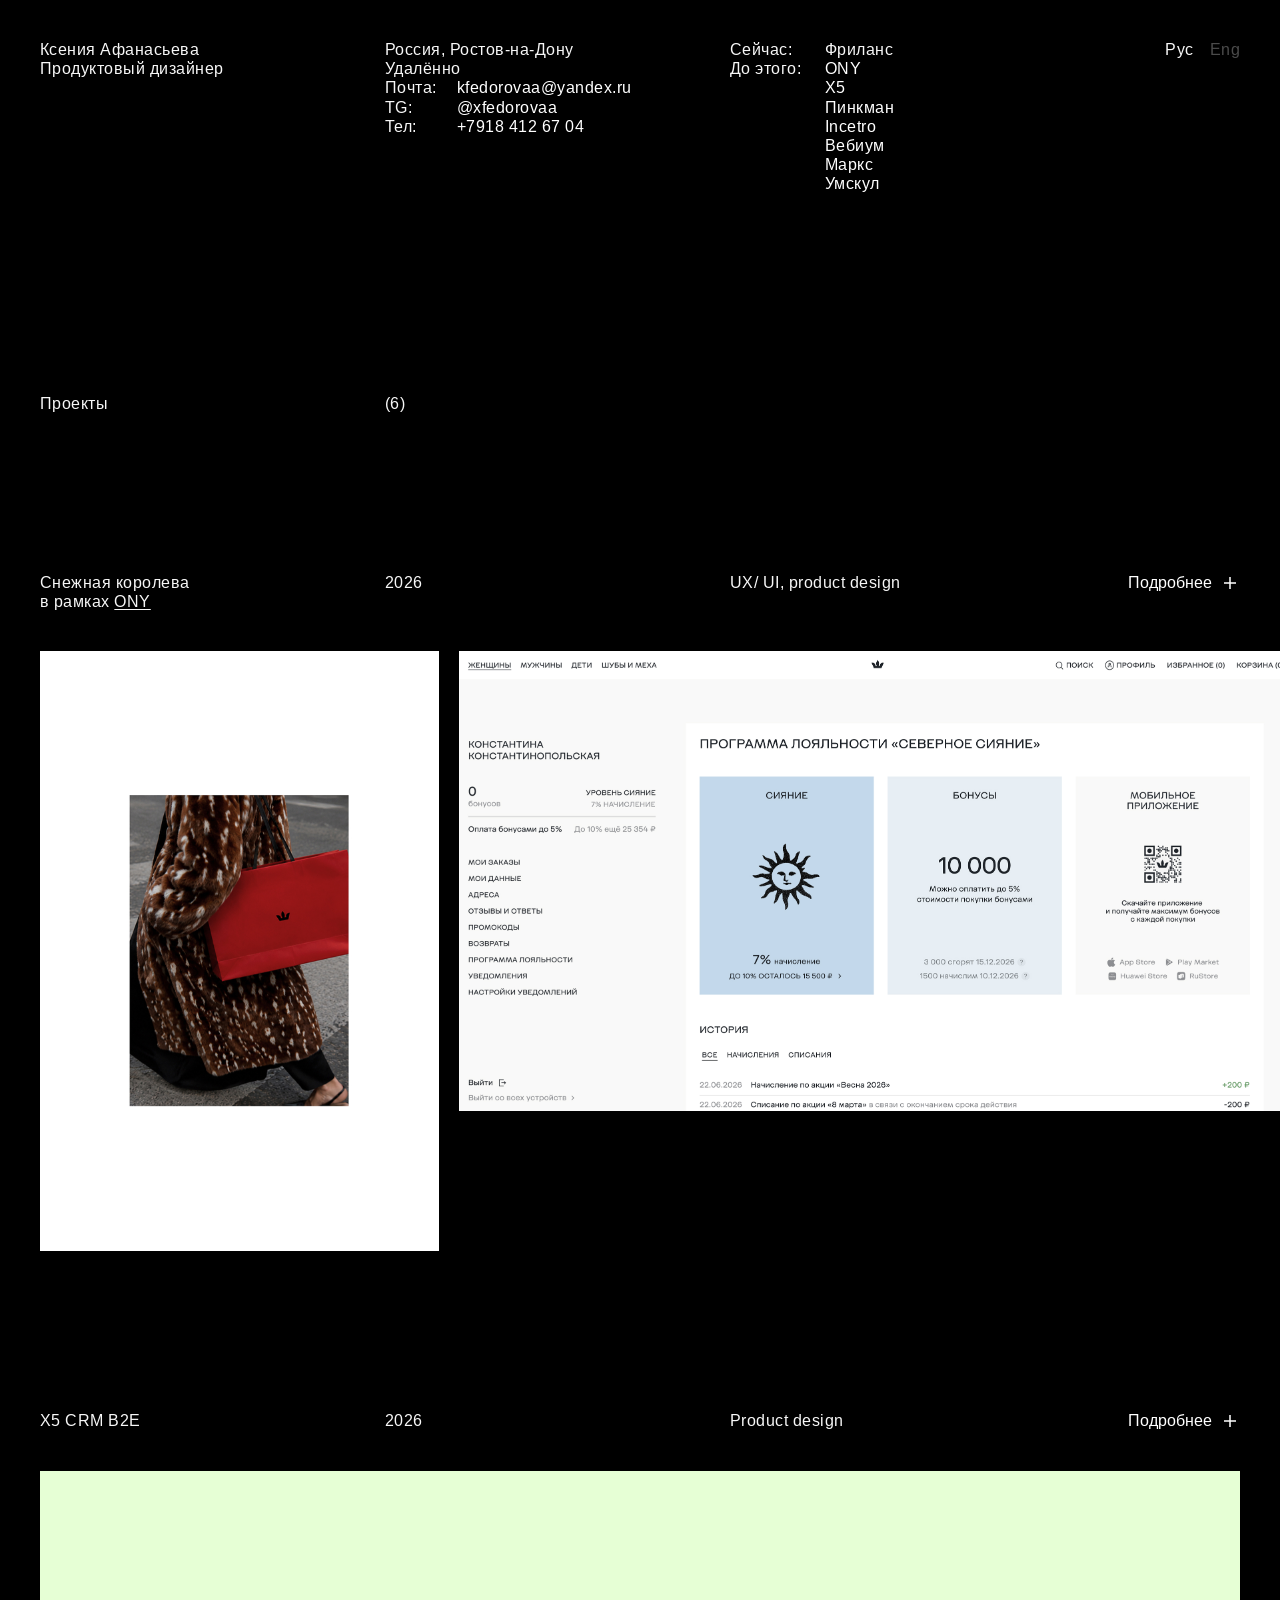
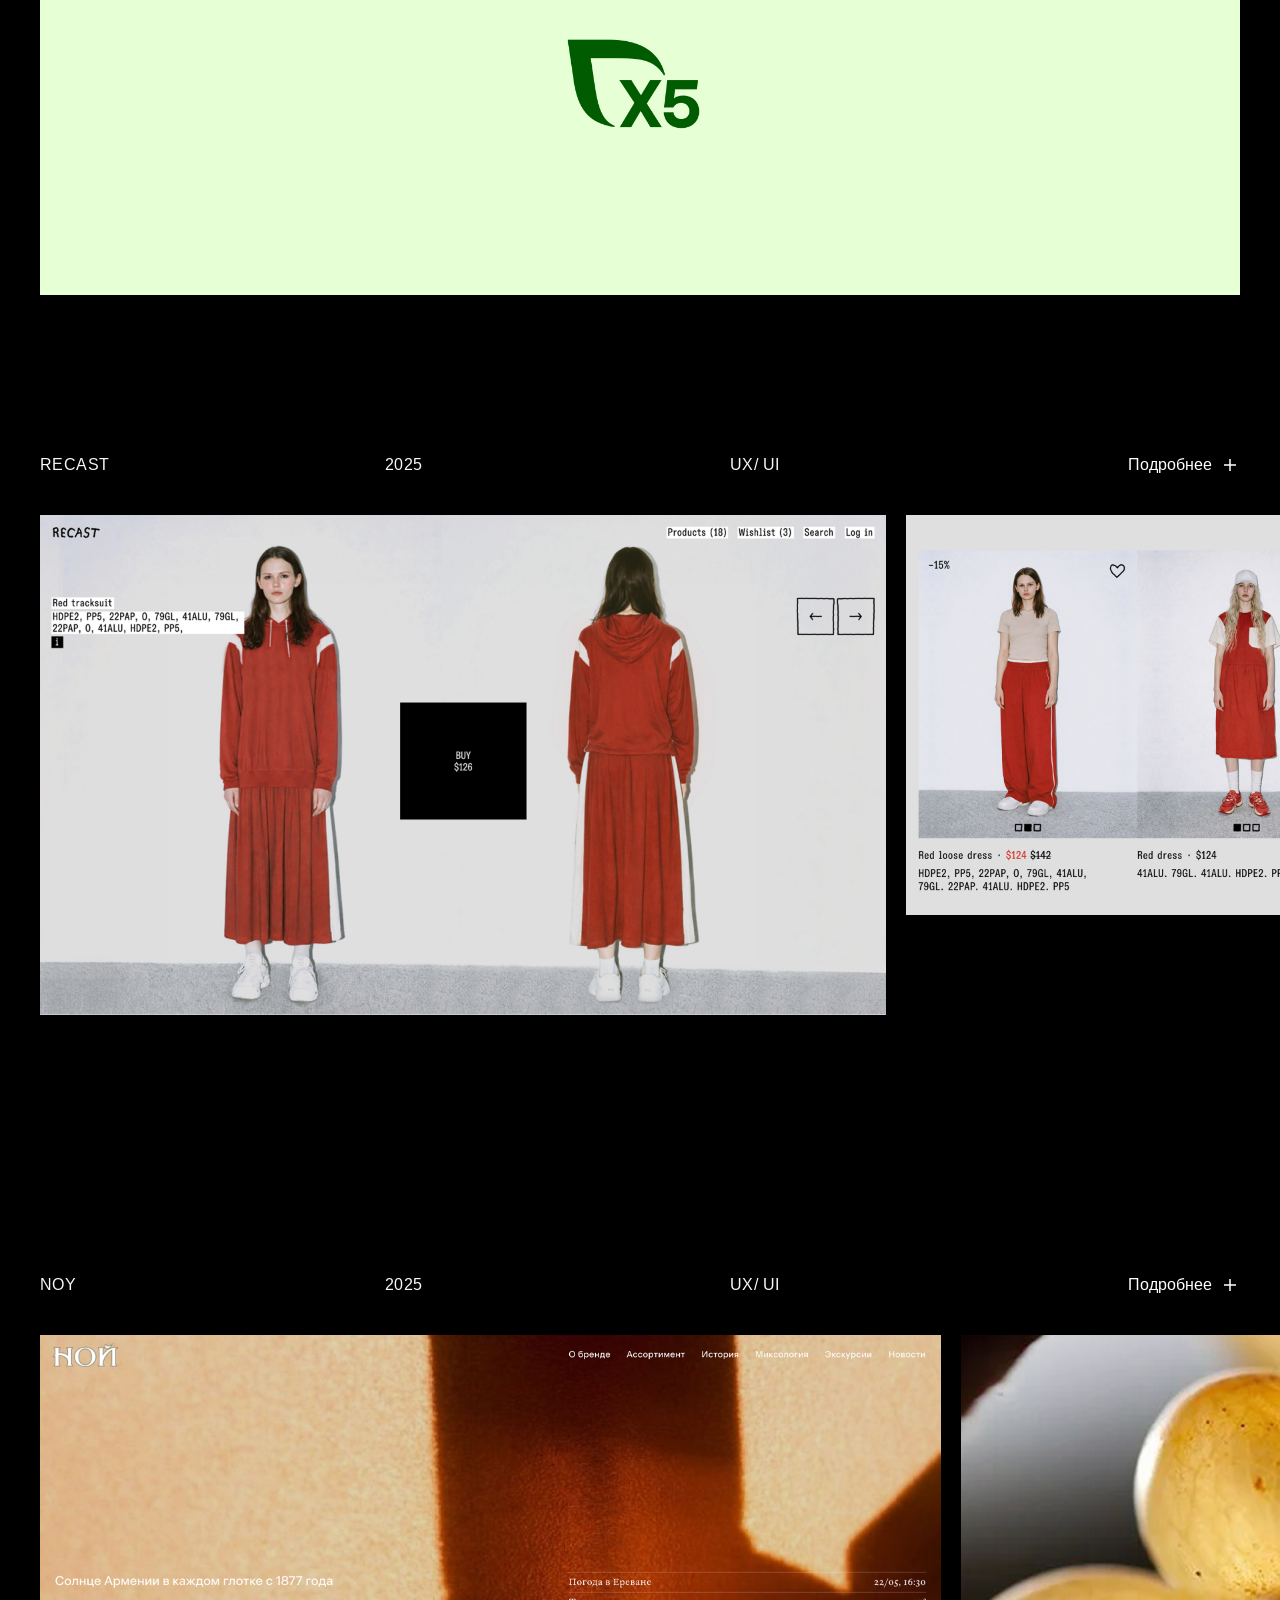
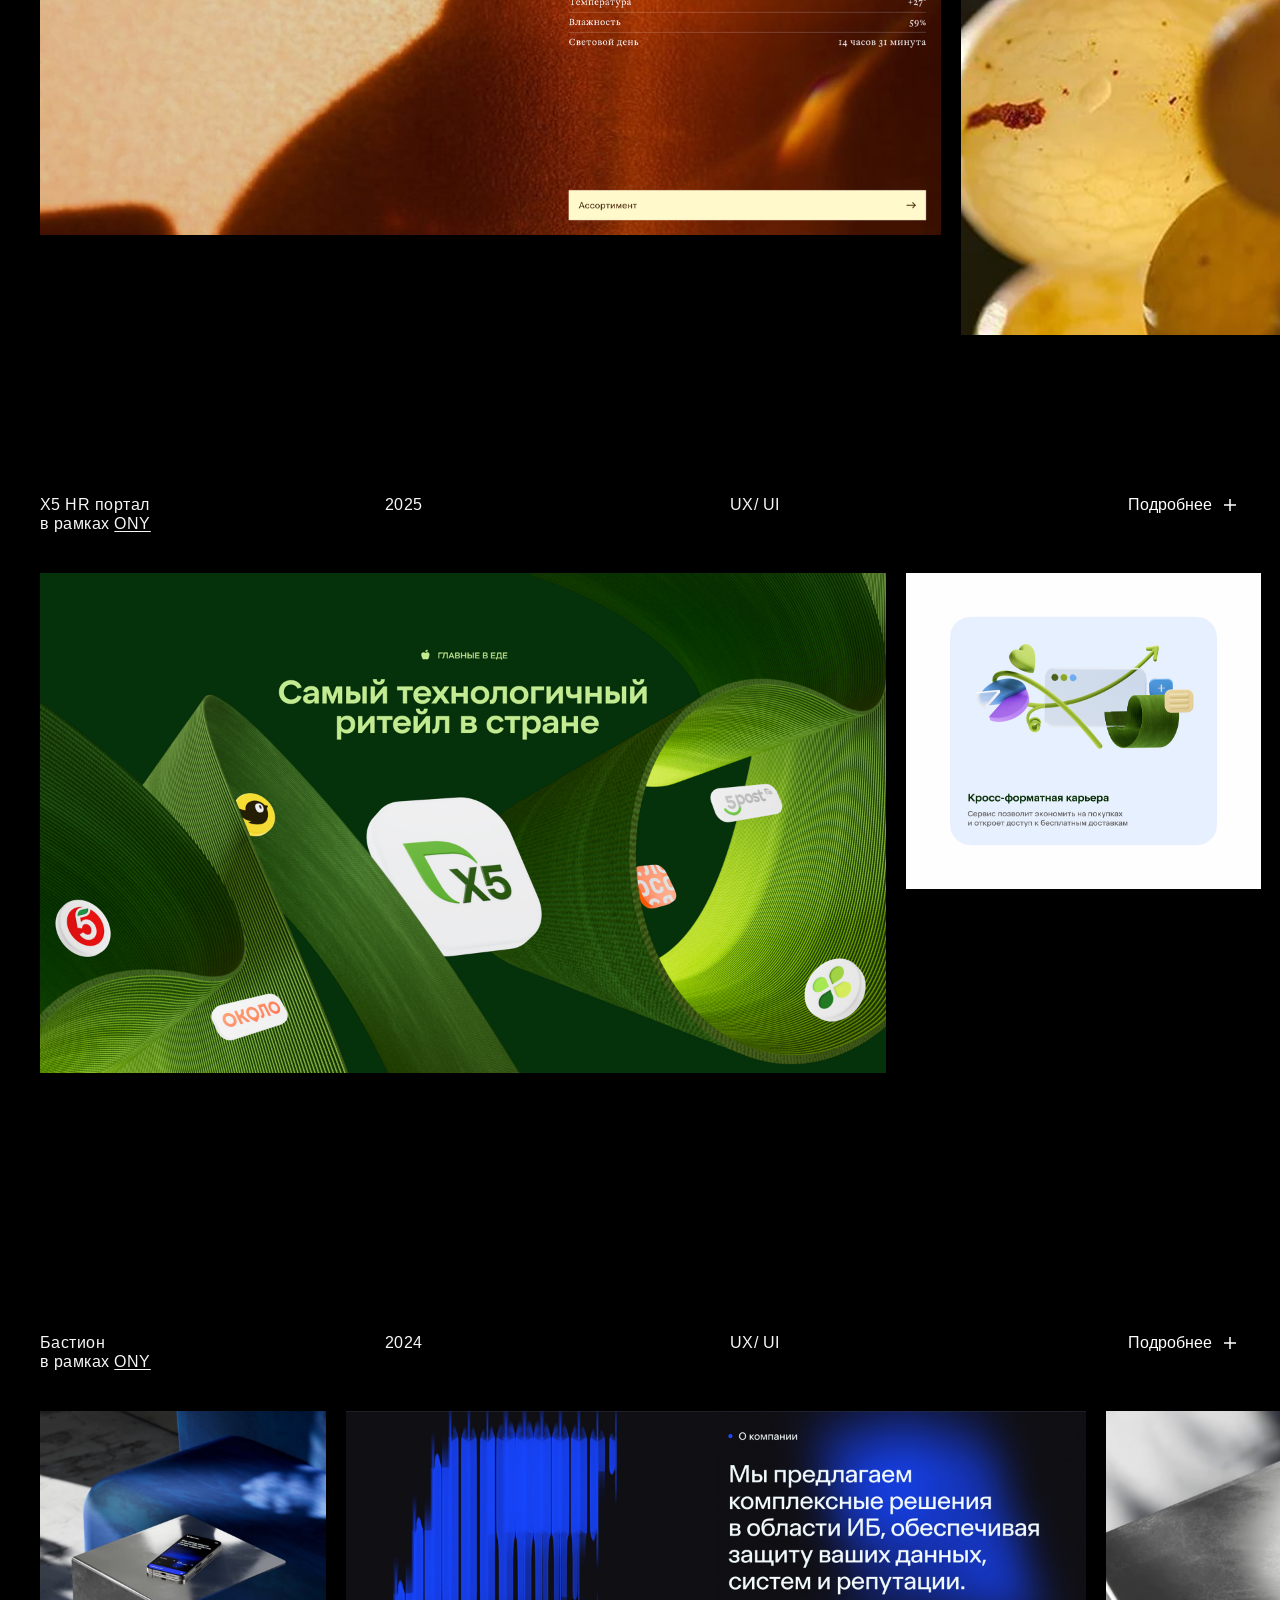
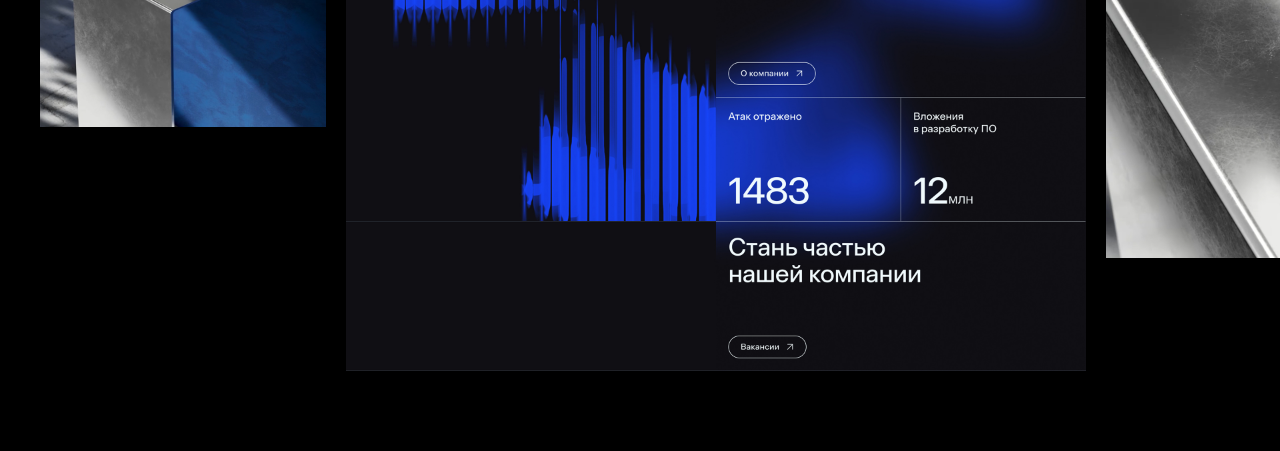
<file: index.html>
<!DOCTYPE html>
<html lang="ru" data-details-more="Подробнее" data-details-less="Скрыть">
<head>
  <meta charset="UTF-8" />
  <meta name="viewport" content="width=device-width, initial-scale=1.0" />
  <title>Ксения Афанасьева — продуктовый дизайнер</title>
  <link rel="icon" href="assets/favicon.png" type="image/png" />
  <link rel="preconnect" href="https://fonts.googleapis.com" />
  <link rel="preconnect" href="https://fonts.gstatic.com" crossorigin />
  <link href="https://fonts.googleapis.com/css2?family=Arimo:wght@400&display=swap" rel="stylesheet" />
  <link rel="stylesheet" href="style.css?v=en-4" />
  <script defer src="script.js?v=en-3"></script>
</head>
<body>
  <a class="skip-link" href="#projects">К проектам</a>

  <header class="site-header" data-header>
    <div class="site-header__inner">
      <div class="header-identity-slot">
        <div class="header-identity">
          <p class="header-identity__name">
            Ксения Афанасьева<br />
            Продуктовый дизайнер
          </p>
          <button type="button" class="btn-text" data-open-cv aria-haspopup="dialog" aria-controls="cv-dialog" hidden>
            Открыть CV
          </button>
        </div>
      </div>

      <div class="header-contacts">
        <p class="header-location">
          Россия, Ростов-на-Дону<br />
          Удалённо
        </p>
        <div class="header-contacts__row">
          <p class="header-contacts__labels">
            Почта:<br />
            TG:<br />
            Тел:
          </p>
          <p class="header-contacts__values">
            <a class="btn-text" href="mailto:kfedorovaa@yandex.ru">kfedorovaa@yandex.ru</a><br />
            <a class="btn-text" href="https://t.me/xfedorovaa" target="_blank" rel="noopener noreferrer">@xfedorovaa</a><br />
            <a class="btn-text" href="tel:+79184126704">+7918 412 67 04</a>
          </p>
        </div>
      </div>

      <div class="header-employment">
        <div class="header-employment__labels">
          <p>Сейчас:</p>
          <p>До этого:</p>
        </div>
        <div class="header-employment__values">
          <p>Фриланс</p>
          <p>
            <a class="btn-text" href="https://ony.ru/" target="_blank" rel="noopener noreferrer">ONY</a><br />
            <a class="btn-text" href="https://x5.tech/" target="_blank" rel="noopener noreferrer">X5</a><br />
            <a class="btn-text" href="https://pinkman.ru/" target="_blank" rel="noopener noreferrer">Пинкман</a><br />
            <a class="btn-text" href="https://incetro.ru/" target="_blank" rel="noopener noreferrer">Incetro</a><br />
            <a class="btn-text" href="https://webium.ru/" target="_blank" rel="noopener noreferrer">Вебиум</a><br />
            <a class="btn-text" href="https://marksteam.ru/" target="_blank" rel="noopener noreferrer">Маркс</a><br />
            <a class="btn-text" href="https://umschool.net/" target="_blank" rel="noopener noreferrer">Умскул</a>
          </p>
        </div>
      </div>
      <nav class="lang-switch" aria-label="Язык">
        <a class="lang-switch__item" href="index.html" lang="ru" hreflang="ru" aria-current="page">Рус</a>
        <a class="lang-switch__item" href="en.html" lang="en" hreflang="en">Eng</a>
      </nav>
    </div>
  </header>

  <main>
    <section class="projects" id="projects" aria-labelledby="projects-heading">
      <div class="projects__head">
        <h1 id="projects-heading" class="projects__title">Проекты</h1>
        <p class="projects__count" aria-label="Всего проектов: 6">(6)</p>
      </div>

      <ul class="projects__list">
        <!-- Snow Queen -->
        <li class="project" data-project>
          <div class="project__top">
            <div class="project__meta">
              <h2 class="project__name">
                Снежная королева<br />
                в рамках
                <a href="https://ony.ru/" target="_blank" rel="noopener noreferrer">ONY</a>
              </h2>
              <p class="project__year">2026</p>
              <p class="project__type">UX/ UI, product design</p>
              <button type="button" class="btn-details" data-toggle-details aria-expanded="false">
                <span data-details-label>Подробнее</span>
                <img src="assets/icons/plus.svg" alt="" width="20" height="20" data-details-icon />
              </button>
            </div>
            <div class="project__details" data-details>
              <div class="project__details-collapse">
                <div class="project__details-grid">
                  <p class="project__year project__year--detail">2026</p>
                  <div class="project__team">
                    <p>Арт-директор:<br />Александр Бородин</p>
                    <p>
                      Дизайнеры:<br />
                      Анна Шестакевич<br />
                      Дарья Кондратенко<br />
                      Ксения Афанасьева<br />
                      Сергей Бреус<br />
                      Игорь Кранга
                    </p>
                  </div>
                  <div class="project__about">
                    <div class="project__row">
                      <h3>Задача</h3>
                      <p>Обновить дизайн интернет-магазина и приложения под новый бренд, сохранить сложную бизнес-логику и сделать понятным то, что путало покупателей.</p>
                    </div>
                    <div class="project__row">
                      <h3>Роль</h3>
                      <p>Дизайнер в команде из 4 человек. Полностью делала прототипы, личный кабинет, часть карточки товара и несколько внешних страниц. Также генерация изображений, подготовка макетов к вёрстке и сопровождение после запуска.</p>
                    </div>
                    <div class="project__row">
                      <h3>Объём</h3>
                      <p>29 страниц, веб и приложение за 2 месяца.</p>
                    </div>
                    <div class="project__row">
                      <h3>Что изменили</h3>
                      <ul class="project__bullets">
                        <li>Бронирование с примеркой в магазине через час</li>
                        <li>Упростили оформление заказа</li>
                        <li>Понятнее программа лояльности</li>
                        <li>Личный кабинет разбит по смысловым блокам</li>
                        <li>Новое: отзывы и оценки в карточке, сториз товаров — мини-коллекции из 5–10 вещей и др.</li>
                      </ul>
                    </div>
                  </div>
                </div>
              </div>
            </div>
          </div>
          <div class="gallery" aria-label="Галерея проекта Снежная королева">
            <div class="gallery__track">
              <img class="gallery__item" src="assets/projects/snow-queen/preview.jpg" alt="" width="399" height="600" loading="lazy" style="--w:399;--h:600" />
              <img class="gallery__item" src="assets/projects/snow-queen/block.jpg" alt="" width="835" height="460" loading="lazy" style="--w:835;--h:460" />
              <div class="gallery__stack" style="--w:273;--h:600">
                <img src="assets/projects/snow-queen/product-01.jpg" alt="" width="273" height="375" loading="lazy" />
                <img src="assets/projects/snow-queen/product-02.jpg" alt="" width="273" height="225" loading="lazy" />
              </div>
              <img class="gallery__item" src="assets/projects/snow-queen/photo.jpg" alt="" width="327" height="500" loading="lazy" style="--w:327;--h:500" />
              <img class="gallery__item" src="assets/projects/snow-queen/main.jpg" alt="" width="708" height="500" loading="lazy" style="--w:708;--h:500" />
              <img class="gallery__item" src="assets/projects/snow-queen/product-01.jpg" alt="" width="273" height="600" loading="lazy" style="--w:273;--h:600" />
              <img class="gallery__item" src="assets/projects/snow-queen/mannequin.jpg" alt="" width="306" height="460" loading="lazy" style="--w:306;--h:460" />
              <img class="gallery__item" src="assets/projects/snow-queen/product-02.jpg" alt="" width="274" height="600" loading="lazy" style="--w:274;--h:600" />
            </div>
          </div>
        </li>

        <!-- X5 CRM -->
        <li class="project" data-project>
          <div class="project__top">
            <div class="project__meta">
              <h2 class="project__name">X5 CRM B2E</h2>
              <p class="project__year">2026</p>
              <p class="project__type">Product design</p>
              <button type="button" class="btn-details" data-toggle-details aria-expanded="false">
                <span data-details-label>Подробнее</span>
                <img src="assets/icons/plus.svg" alt="" width="20" height="20" data-details-icon />
              </button>
            </div>

            <div class="project__details" data-details>
              <div class="project__details-collapse">
                <div class="project__details-grid">
                  <p class="project__year project__year--detail">2026</p>
                  <div class="project__team">
                    <p>Арт-директор:<br />Александр Бородин</p>
                    <p>
                      Дизайнеры:<br />
                      Анна Шестакевич<br />
                      Дарья Кондратенко<br />
                      Ксения Афанасьева<br />
                      Сергей Бреус<br />
                      Игорь Кранга
                    </p>
                  </div>
                  <div class="project__about">
                    <div class="project__row">
                      <h3>Задача</h3>
                      <p>Развивать внутреннюю CRM X5 для управления задачами и заявками сотрудников. Переносить существующие процессы в единый интерфейс и упрощать сложные пользовательские сценарии.</p>
                    </div>
                    <div class="project__row">
                      <h3>Роль</h3>
                      <p>Продуктовый дизайнер в команде X5, аутстафф от ONY — 5 месяцев. Проектировала сценарии для сотрудников и руководителей, развивала компоненты дизайн-системы и готовила прототипы для исследований.</p>
                    </div>
                    <div class="project__row">
                      <h3>Ключевой сценарий — оформление сотрудников</h3>
                      <div class="project__prose">
                        <p>Переработала многошаговую заявку на трудоустройство для граждан РФ и иностранцев, которая раньше существовала в формате отдельного опросника.</p>
                        <p><span class="project__lead">Проблема.</span> Форма была перегружена текстом, а требования к документам часто менялись. Сотрудники затруднялись при выборе рабочего графика.</p>
                        <p><span class="project__lead">Исследование.</span> Тестирование показало, что выбор смен отнимал время: новички не понимали номера графиков и не могли осознанно выбрать подходящий.</p>
                        <p><span class="project__lead">Решение.</span> Перестроила форму по смысловым шагам, переработала выбор первого рабочего дня и графика. Теперь сотрудник указывает пожелания по сменам, а руководитель видит их при согласовании заявки.</p>
                      </div>
                    </div>
                    <div class="project__row">
                      <h3>Другие сценарии</h3>
                      <ul class="project__bullets">
                        <li>Проверка заявок руководителем с возможностью вернуть их на исправление и оставить комментарии к конкретным полям.</li>
                        <li>Больничные, отгулы и обмен сменами с согласованием руководителем или коллегой.</li>
                        <li>Отправка и подписание документов сотрудниками.</li>
                      </ul>
                    </div>
                    <div class="project__row">
                      <h3>Результат</h3>
                      <p>Обновлённый сценарий оформления сотрудников запущен в продукте. Сотрудники могут указывать пожелания по рабочему графику, а руководители — видеть их при рассмотрении заявки.</p>
                    </div>
                  </div>
                </div>
              </div>
            </div>
          </div>
          <figure class="project__media project__media--logo">
            <img class="project__logo" src="assets/projects/x5-crm/logo.jpg" alt="Логотип X5" width="1360" height="480" />
          </figure>
        </li>

        <!-- RECAST -->
        <li class="project" data-project>
          <div class="project__top">
            <div class="project__meta">
              <h2 class="project__name">RECAST</h2>
              <p class="project__year">2025</p>
              <p class="project__type">UX/ UI</p>
              <button type="button" class="btn-details" data-toggle-details aria-expanded="false">
                <span data-details-label>Подробнее</span>
                <img src="assets/icons/plus.svg" alt="" width="20" height="20" data-details-icon />
              </button>
            </div>
            <div class="project__details" data-details>
              <div class="project__details-collapse">
                <div class="project__details-grid">
                  <p class="project__year project__year--detail">2025</p>
                  <div class="project__team">
                    <p>Арт-директор:<br />Богдан Чернышев</p>
                    <p>Дизайнер:<br />Ксения Афанасьева</p>
                  </div>
                  <div class="project__about">
                    <div class="project__row">
                      <h3>Задача</h3>
                      <p>Придумать бренд одежды из переработанных материалов и его интернет-магазин. Метафора: маркировка пластика (HDPE2, PP5) становится языком бренда и навигации.</p>
                    </div>
                    <div class="project__row">
                      <h3>Роль</h3>
                      <p>Весь проект: концепция, айдентика, дизайн интернет-магазина, генеративный фото- и видеостиль.</p>
                    </div>
                    <div class="project__row">
                      <h3>Инструменты</h3>
                      <p>Midjourney, ChatGPT, Krea, Sora.</p>
                    </div>
                  </div>
                </div>
              </div>
            </div>
          </div>
          <div class="gallery" aria-label="Галерея проекта RECAST">
            <div class="gallery__track">
              <img class="gallery__item" src="assets/projects/recast/group-01.jpg" alt="" width="846" height="500" loading="lazy" style="--w:846;--h:500" />
              <img class="gallery__item" src="assets/projects/recast/main-01.jpg" alt="" width="450" height="400" loading="lazy" style="--w:450;--h:400" />
              <img class="gallery__item" src="assets/projects/recast/main-02.jpg" alt="" width="779" height="500" loading="lazy" style="--w:779;--h:500" />
              <img class="gallery__item" src="assets/projects/recast/group-02.jpg" alt="" width="421" height="600" loading="lazy" style="--w:421;--h:600" />
              <img class="gallery__item" src="assets/projects/recast/catalog.jpg" alt="" width="604" height="500" loading="lazy" style="--w:604;--h:500" decoding="async" />
              <img class="gallery__item" src="assets/projects/recast/main-03.jpg" alt="" width="699" height="400" loading="lazy" style="--w:699;--h:400" />
            </div>
          </div>
        </li>

        <!-- NOY -->
        <li class="project" data-project>
          <div class="project__top">
            <div class="project__meta">
              <h2 class="project__name">NOY</h2>
              <p class="project__year">2025</p>
              <p class="project__type">UX/ UI</p>
              <button type="button" class="btn-details" data-toggle-details aria-expanded="false">
                <span data-details-label>Подробнее</span>
                <img src="assets/icons/plus.svg" alt="" width="20" height="20" data-details-icon />
              </button>
            </div>
            <div class="project__details" data-details>
              <div class="project__details-collapse">
                <div class="project__details-grid">
                  <p class="project__year project__year--detail">2025</p>
                  <div class="project__team">
                    <p>Арт-директор:<br />Богдан Чернышев</p>
                    <p>Дизайнер:<br />Ксения Афанасьева</p>
                  </div>
                  <div class="project__about">
                    <div class="project__row">
                      <h3>Задача</h3>
                      <p>Провести редизайн фирменного стиля и сайта бренда «НОЯ». Необходимо было переосмыслить визуальный язык, чтобы подчеркнуть атмосферу роскоши и эксклюзивности, а также передать богатый культурный колорит Армении.</p>
                    </div>
                    <div class="project__row">
                      <h3>Идея</h3>
                      <p>Концепция вдохновлена многовековым наследием и природным величием Армении. Визуальный язык построен на контрасте благородной сдержанности и декоративных элементов, отсылающих к национальным орнаментам и фактурам камня. Акцент сделан на создании ощущения «тихой роскоши», где премиальность раскрывается через детали, а не через избыточность.</p>
                    </div>
                    <div class="project__row">
                      <h3>Роль</h3>
                      <p>Самостоятельно разработала концепцию проекта, дизайн интернет-магазина, а также генеративный фото- и видеостиль.</p>
                    </div>
                  </div>
                </div>
              </div>
            </div>
          </div>
          <div class="gallery" aria-label="Галерея проекта NOY">
            <div class="gallery__track">
              <img class="gallery__item" src="assets/projects/noy/group-01.jpg" alt="" width="901" height="500" loading="lazy" style="--w:901;--h:500" />
              <img class="gallery__item" src="assets/projects/noy/preview.jpg" alt="" width="422" height="600" loading="lazy" style="--w:422;--h:600" />
              <img class="gallery__item" src="assets/projects/noy/product-01.jpg" alt="" width="273" height="600" loading="lazy" style="--w:273;--h:600" />
              <img class="gallery__item" src="assets/projects/noy/group-03.jpg" alt="" width="901" height="526" loading="lazy" style="--w:901;--h:526" />
              <img class="gallery__item" src="assets/projects/noy/product-02.jpg" alt="" width="273" height="600" loading="lazy" style="--w:273;--h:600" />
              <img class="gallery__item" src="assets/projects/noy/preview.jpg" alt="" width="387" height="405" loading="lazy" style="--w:387;--h:405" />
              <img class="gallery__item" src="assets/projects/noy/block.jpg?v=4" alt="" width="901" height="577" loading="lazy" style="--w:901;--h:577" decoding="async" />
              <img class="gallery__item" src="assets/projects/noy/product-03.jpg" alt="" width="273" height="600" loading="lazy" style="--w:273;--h:600" />
            </div>
          </div>
        </li>

        <!-- X5 HR -->
        <li class="project" data-project>
          <div class="project__top">
            <div class="project__meta">
              <h2 class="project__name">
                X5 HR портал<br />
                в рамках
                <a href="https://ony.ru/" target="_blank" rel="noopener noreferrer">ONY</a>
              </h2>
              <p class="project__year">2025</p>
              <p class="project__type">UX/ UI</p>
              <button type="button" class="btn-details" data-toggle-details aria-expanded="false">
                <span data-details-label>Подробнее</span>
                <img src="assets/icons/plus.svg" alt="" width="20" height="20" data-details-icon />
              </button>
            </div>
            <div class="project__details" data-details>
              <div class="project__details-collapse">
                <div class="project__details-grid">
                  <p class="project__year project__year--detail">2025</p>
                  <div class="project__team">
                    <p>Арт-директор:<br />Артём Леонтьев</p>
                    <p>
                      Дизайнеры:<br />
                      Ксения Афанасьева<br />
                      Игорь Кранга
                    </p>
                  </div>
                  <div class="project__about">
                    <div class="project__row">
                      <h3>Задача</h3>
                      <p>Сделать карьерный портал холдинга, который помогает кандидату найти вакансию по городу и направлению и привлекает через мероприятия.</p>
                    </div>
                    <div class="project__row">
                      <h3>Роль</h3>
                      <p>Дизайнер в команде. Делала прототипы и дизайн страниц по новому бренду, генерацию изображений, подготовку макетов к вёрстке.</p>
                    </div>
                    <div class="project__row">
                      <h3>Результат</h3>
                      <p>Написала гайд по работе с библиотекой компонентов и свод правил по типографике, шрифтам, композиции и использованию компонентов. По этим правилам команда X5 собирает коммуникационные лендинги без участия агентства.</p>
                    </div>
                  </div>
                </div>
              </div>
            </div>
          </div>
          <div class="gallery" aria-label="Галерея проекта X5 HR Portal">
            <div class="gallery__track">
              <img class="gallery__item" src="assets/projects/x5-hr/block.jpg" alt="" width="846" height="500" loading="lazy" style="--w:846;--h:500" />
              <img class="gallery__item" src="assets/projects/x5-hr/main.jpg" alt="" width="355" height="316" loading="lazy" style="--w:355;--h:316" />
              <img class="gallery__item" src="assets/projects/x5-hr/group-01.jpg" alt="" width="422" height="600" loading="lazy" style="--w:422;--h:600" />
              <img class="gallery__item" src="assets/projects/x5-hr/group-02.jpg" alt="" width="848" height="500" loading="lazy" style="--w:848;--h:500" />
            </div>
          </div>
        </li>

        <!-- Bastion -->
        <li class="project" data-project>
          <div class="project__top">
            <div class="project__meta">
              <h2 class="project__name">
                Бастион<br />
                в рамках
                <a href="https://ony.ru/" target="_blank" rel="noopener noreferrer">ONY</a>
              </h2>
              <p class="project__year">2024</p>
              <p class="project__type">UX/ UI</p>
              <button type="button" class="btn-details" data-toggle-details aria-expanded="false">
                <span data-details-label>Подробнее</span>
                <img src="assets/icons/plus.svg" alt="" width="20" height="20" data-details-icon />
              </button>
            </div>
            <div class="project__details" data-details>
              <div class="project__details-collapse">
                <div class="project__details-grid">
                  <p class="project__year project__year--detail">2024</p>
                  <div class="project__team">
                    <p>Арт-директор:<br />Георгий Кустов</p>
                    <p>
                      Дизайнеры:<br />
                      Ксения Афанасьева<br />
                      Сергей Бреус
                    </p>
                  </div>
                  <div class="project__about">
                    <div class="project__row">
                      <h3>Задача</h3>
                      <p>Редизайн корпоративного сайта компании по информационной безопасности под новый бренд: услуги, проекты, карьера, медиа.</p>
                    </div>
                    <div class="project__row">
                      <h3>Роль</h3>
                      <p>Дизайнер в команде. Делала прототипы, дизайн страниц, адаптивы 768/375, генерацию изображений, готовила макеты к вёрстке.</p>
                    </div>
                  </div>
                </div>
              </div>
            </div>
          </div>
          <div class="gallery gallery--bastion" aria-label="Галерея проекта Бастион">
            <div class="gallery__track">
              <img class="gallery__item" src="assets/projects/bastion/preview-01.jpg" alt="" width="286" height="316" loading="lazy" style="--w:286;--h:316" />
              <img class="gallery__item" src="assets/projects/bastion/block.jpg" alt="" width="740" height="560" loading="lazy" style="--w:740;--h:560" />
              <img class="gallery__item" src="assets/projects/bastion/preview-02.jpg" alt="" width="796" height="447" loading="lazy" style="--w:796;--h:447" />
              <img class="gallery__item" src="assets/projects/bastion/preview-03.jpg" alt="" width="366" height="316" loading="lazy" style="--w:366;--h:316" />
              <img class="gallery__item" src="assets/projects/bastion/preview-04.jpg" alt="" width="796" height="447" loading="lazy" style="--w:796;--h:447" />
            </div>
          </div>
        </li>
      </ul>
    </section>
  </main>

  <!-- CV dialog -->
  <div class="cv-overlay" id="cv-dialog" role="dialog" aria-modal="true" aria-labelledby="cv-title" hidden>
    <div class="cv-overlay__backdrop" data-close-cv tabindex="-1"></div>
    <div class="cv-dialog" role="document">
      <button type="button" class="cv-dialog__close" data-close-cv aria-label="Закрыть CV">
        <img src="assets/icons/close.svg" alt="" width="20" height="20" />
      </button>

      <div class="cv-dialog__paper">
        <div class="cv-page cv-page--left">
          <aside class="cv-sidebar">
            <div class="cv-photo">
              <img class="cv-photo__clip" src="assets/icons/paperclip.svg" alt="" width="28" height="48" />
              <div class="cv-photo__frame">
                <img src="assets/cv/portrait.jpg" alt="Портрет Ксении Афанасьевой" width="134" height="155" />
              </div>
            </div>
            <p class="cv-sidebar__role">Продуктовый дизайнер</p>
            <p class="cv-sidebar__summary">Опыт более 3 лет в UX/UI. Проектирую веб- и мобильные интерфейсы для e-commerce, B2E и B2B-продуктов</p>
            <p class="cv-sidebar__location">Ростов-на-Дону, Россия<br />Удаленно</p>
          </aside>

          <div class="cv-col cv-col--left">
            <h2 id="cv-title" class="cv-name">Ксения Афанасьева</h2>
            <div class="cv-block cv-block--contacts">
              <p><span class="cv-label">TG: </span><a href="https://t.me/xfedorovaa" target="_blank" rel="noopener noreferrer">@xfedorovaa</a></p>
              <p><span class="cv-label">Email: </span><a href="mailto:kfedorovaa@yandex.ru">kfedorovaa@yandex.ru</a></p>
              <p><span class="cv-label">Тел: </span><a href="tel:+79184126704">+7 918 412 67 04</a></p>
            </div>
            <div class="cv-block cv-block--education">
              <p class="cv-section-label">Образование</p>
              <p>Высшее (2019 — 2023)</p>
              <p>Южный федеральный университет (ЮФУ), Высшая школа бизнеса, направление «Туризм»</p>
            </div>
            <div class="cv-block cv-block--skills">
              <p class="cv-section-label">Навыки</p>
              <p>Продуктовый, UX/UI, подготовка к разработке: Пользовательские сценарии, прототипирование, веб- и мобильные интерфейсы, e-commerce, B2E, B2B, CRM, работа с результатами исследований, дизайн-системы. Auto Layout, компоненты, варианты, библиотеки, Variables, токены, адаптивный дизайн, Dev Mode.</p>
            </div>
            <div class="cv-block cv-block--tools">
              <p class="cv-section-label">Инструменты</p>
              <p>Figma, FigJam, Miro, Adobe Photoshop, Adobe Illustrator, Claude Code, Cursor, Figma MCP, ChatGPT, Gemini, Perplexity, Midjourney, Krea, Reve, Weavy, Sora, Runway, Jira, Confluence, Notion.</p>
            </div>
            <div class="cv-block cv-block--languages">
              <p class="cv-section-label">Языки</p>
              <p>Английский — B2<br />Испанский — A2</p>
            </div>
          </div>
        </div>

        <p class="cv-experience-label">Опыт</p>

        <div class="cv-page cv-page--right">
          <div class="cv-col cv-col--right">
            <article class="cv-job">
              <div class="cv-job__meta">
                <p class="cv-job__company">ONY</p>
                <p class="cv-job__role">Middle Digital-дизайнер, UX/UI и продуктовые проекты</p>
                <p class="cv-job__dates">Январь 2024 —<br />Ноябрь 2026</p>
              </div>
              <ul class="cv-job__list">
                <li>Проектировала пользовательские сценарии, веб- и мобильные интерфейсы, интерактивные прототипы.</li>
                <li>Создавала и развивала компоненты и дизайн-системы в Figma, готовила макеты к разработке и сопровождала реализацию.</li>
                <li>В составе команды дизайнеров работала над редизайном интернет-магазина и мобильного приложения Снежной Королевы. Также отвечала за прототипы, личный кабинет, самостоятельно проектировала мобильное приложение. Проектировала бронирование товаров для примерки, оформление заказа и возвраты; готовила макеты к разработке и сопровождала реализацию.</li>
                <li>Проектировала страницы карьерного портала X5 HR и готовила макеты к разработке. Также разработала гайд по библиотеке компонентов, типографике, композиции и сборке страниц. Команда X5 использует его для самостоятельной сборки коммуникационных лендингов.</li>
              </ul>
            </article>

            <article class="cv-job">
              <div class="cv-job__meta">
                <p class="cv-job__company">X5</p>
                <p class="cv-job__role">Продуктовый дизайнер<br />на аутстаффе в ONY</p>
                <p class="cv-job__dates">Октябрь 2025 —<br />Февраль 2026</p>
              </div>
              <ul class="cv-job__list">
                <li>Проектировала сценарии внутренней CRM для сотрудников и руководителей, собирала сложные компоненты, включая таблицы.</li>
                <li>На основе результатов исследований переработала многошаговую заявку на трудоустройство: разделила её на смысловые шаги и упростила выбор графика. Обновлённый сценарий запущен в продукте: сотрудник указывает пожелания по сменам, руководитель видит их при согласовании заявки.</li>
                <li>Подготовила прототипы для исследований.</li>
                <li>Проектировала дополнительные сценарии проверки заявок, отсутствий, обмена сменами и работы с документами.</li>
              </ul>
            </article>

            <article class="cv-job">
              <div class="cv-job__meta">
                <p class="cv-job__company">Пинкман</p>
                <p class="cv-job__role">UX/UI-дизайнер</p>
                <p class="cv-job__dates">Август —<br />Декабрь 2023</p>
              </div>
              <ul class="cv-job__list">
                <li>Проектировала веб-страницы и интерфейсы в рамках существующих дизайн-систем.</li>
                <li>Создавала недостающие компоненты, адаптировала макеты под разные разрешения и готовила их к передаче в разработку.</li>
              </ul>
            </article>

            <article class="cv-job">
              <div class="cv-job__meta">
                <p class="cv-job__company">Вебиум</p>
                <p class="cv-job__role">Коммуникационный<br />дизайнер</p>
                <p class="cv-job__dates">Август 2019 —<br />Август 2023</p>
              </div>
              <ul class="cv-job__list">
                <li>Создавала визуальные материалы для социальных сетей, email-рассылок и рекламных кампаний.</li>
                <li>Поддерживала единый визуальный стиль онлайн-школы в разных каналах коммуникации.</li>
              </ul>
            </article>
          </div>
        </div>
      </div>
    </div>
  </div>

</body>
</html>
</file>
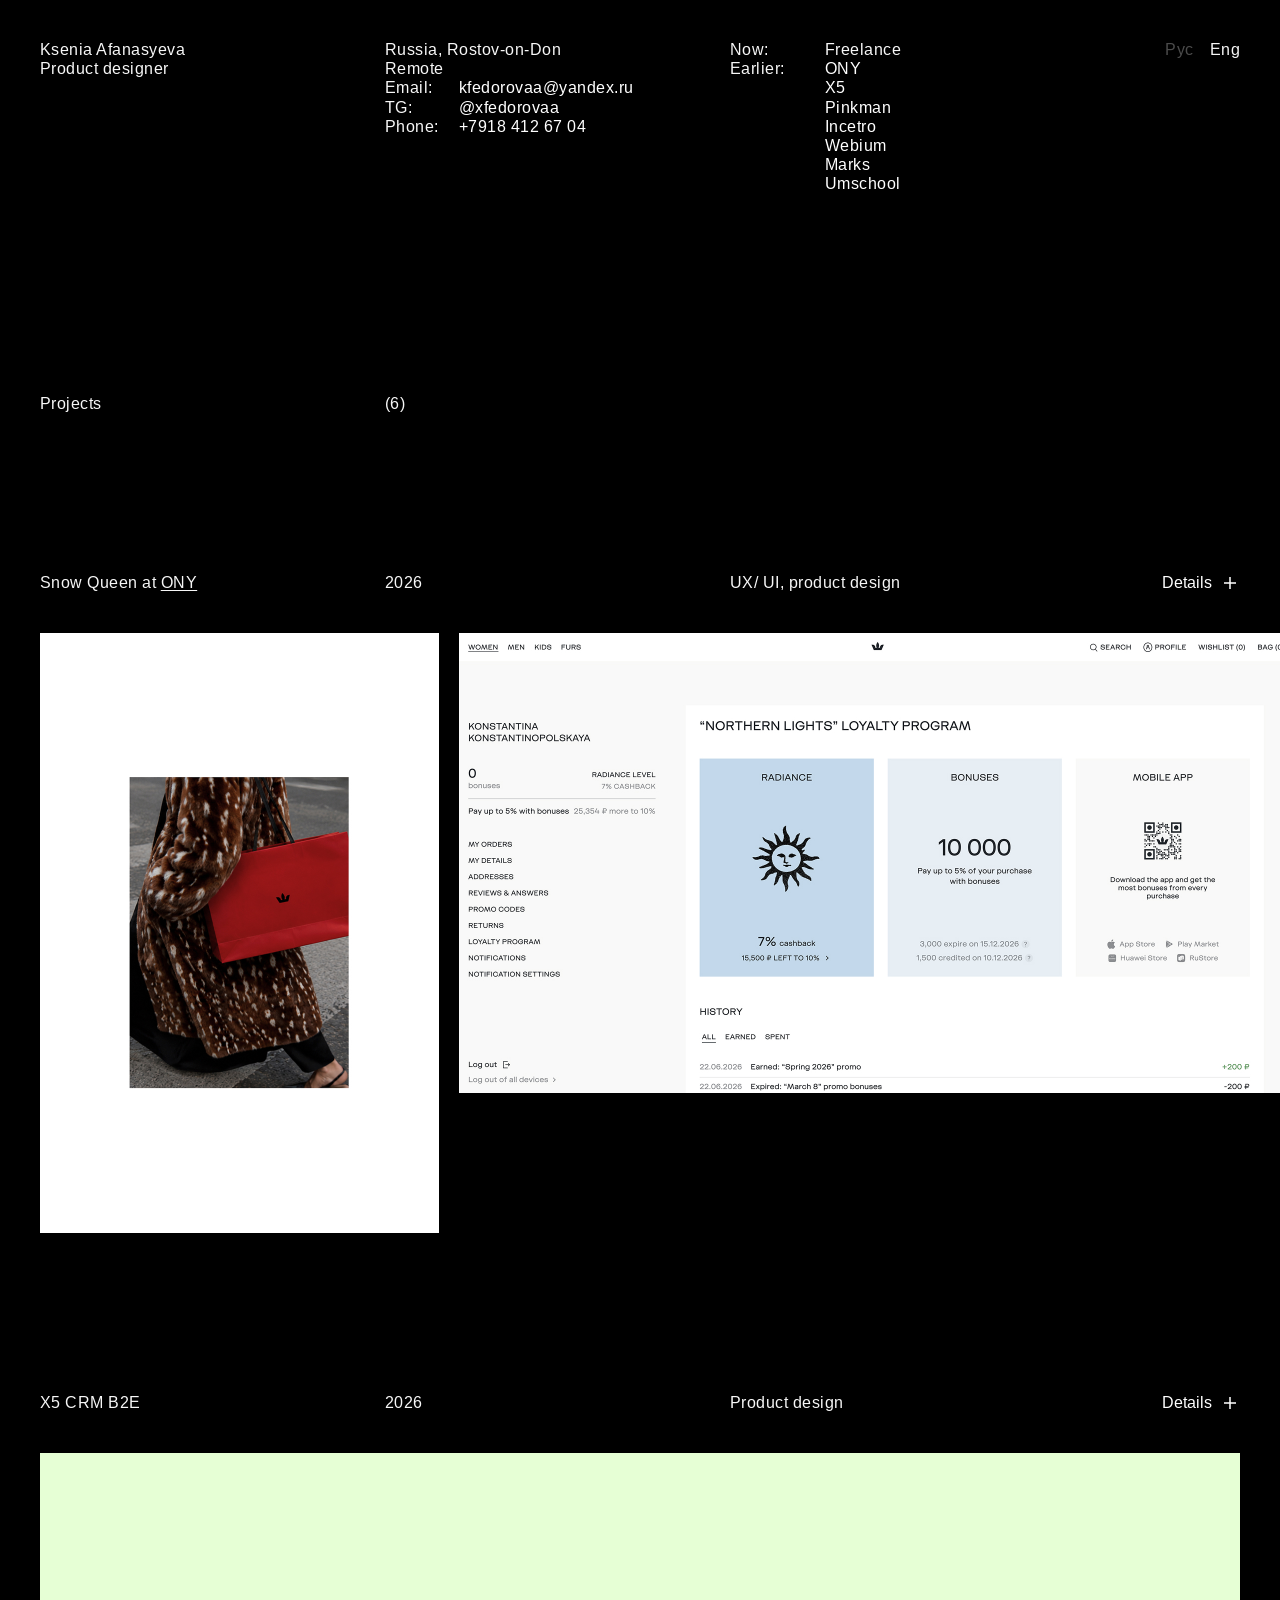
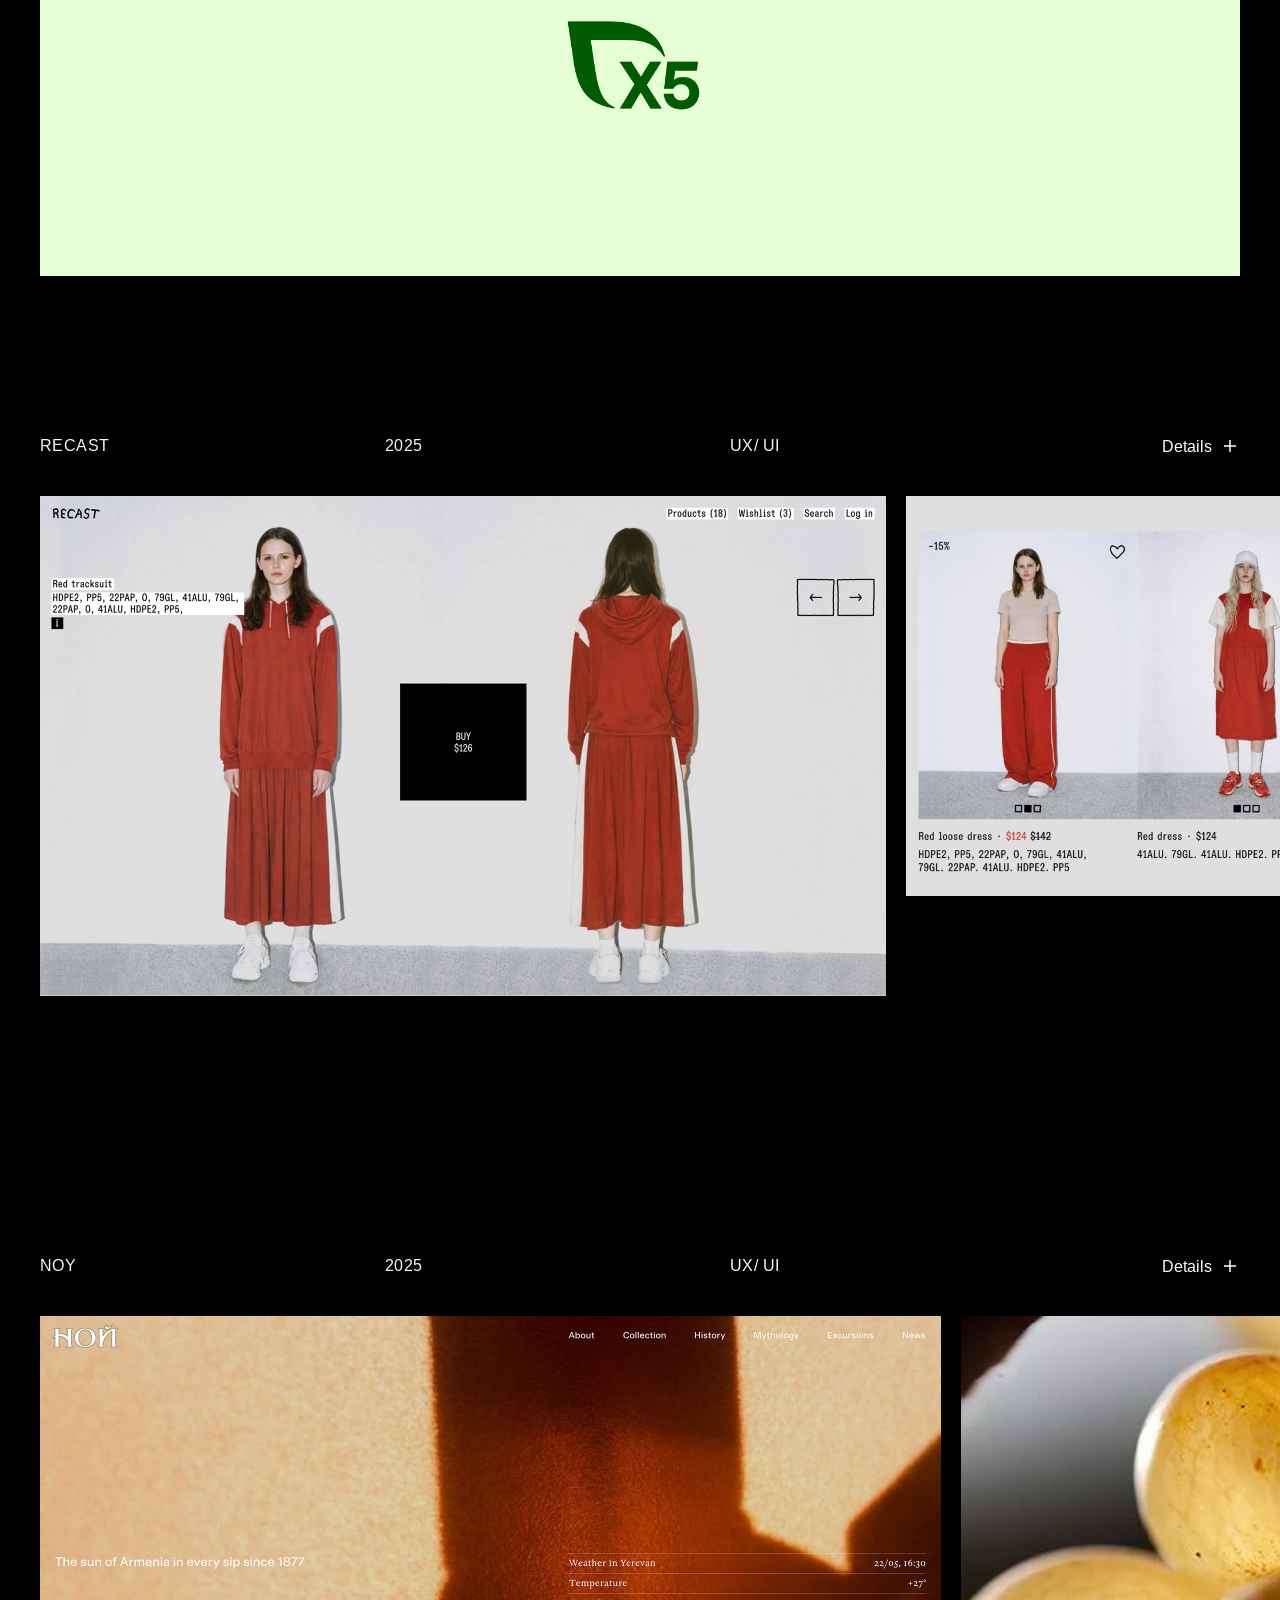
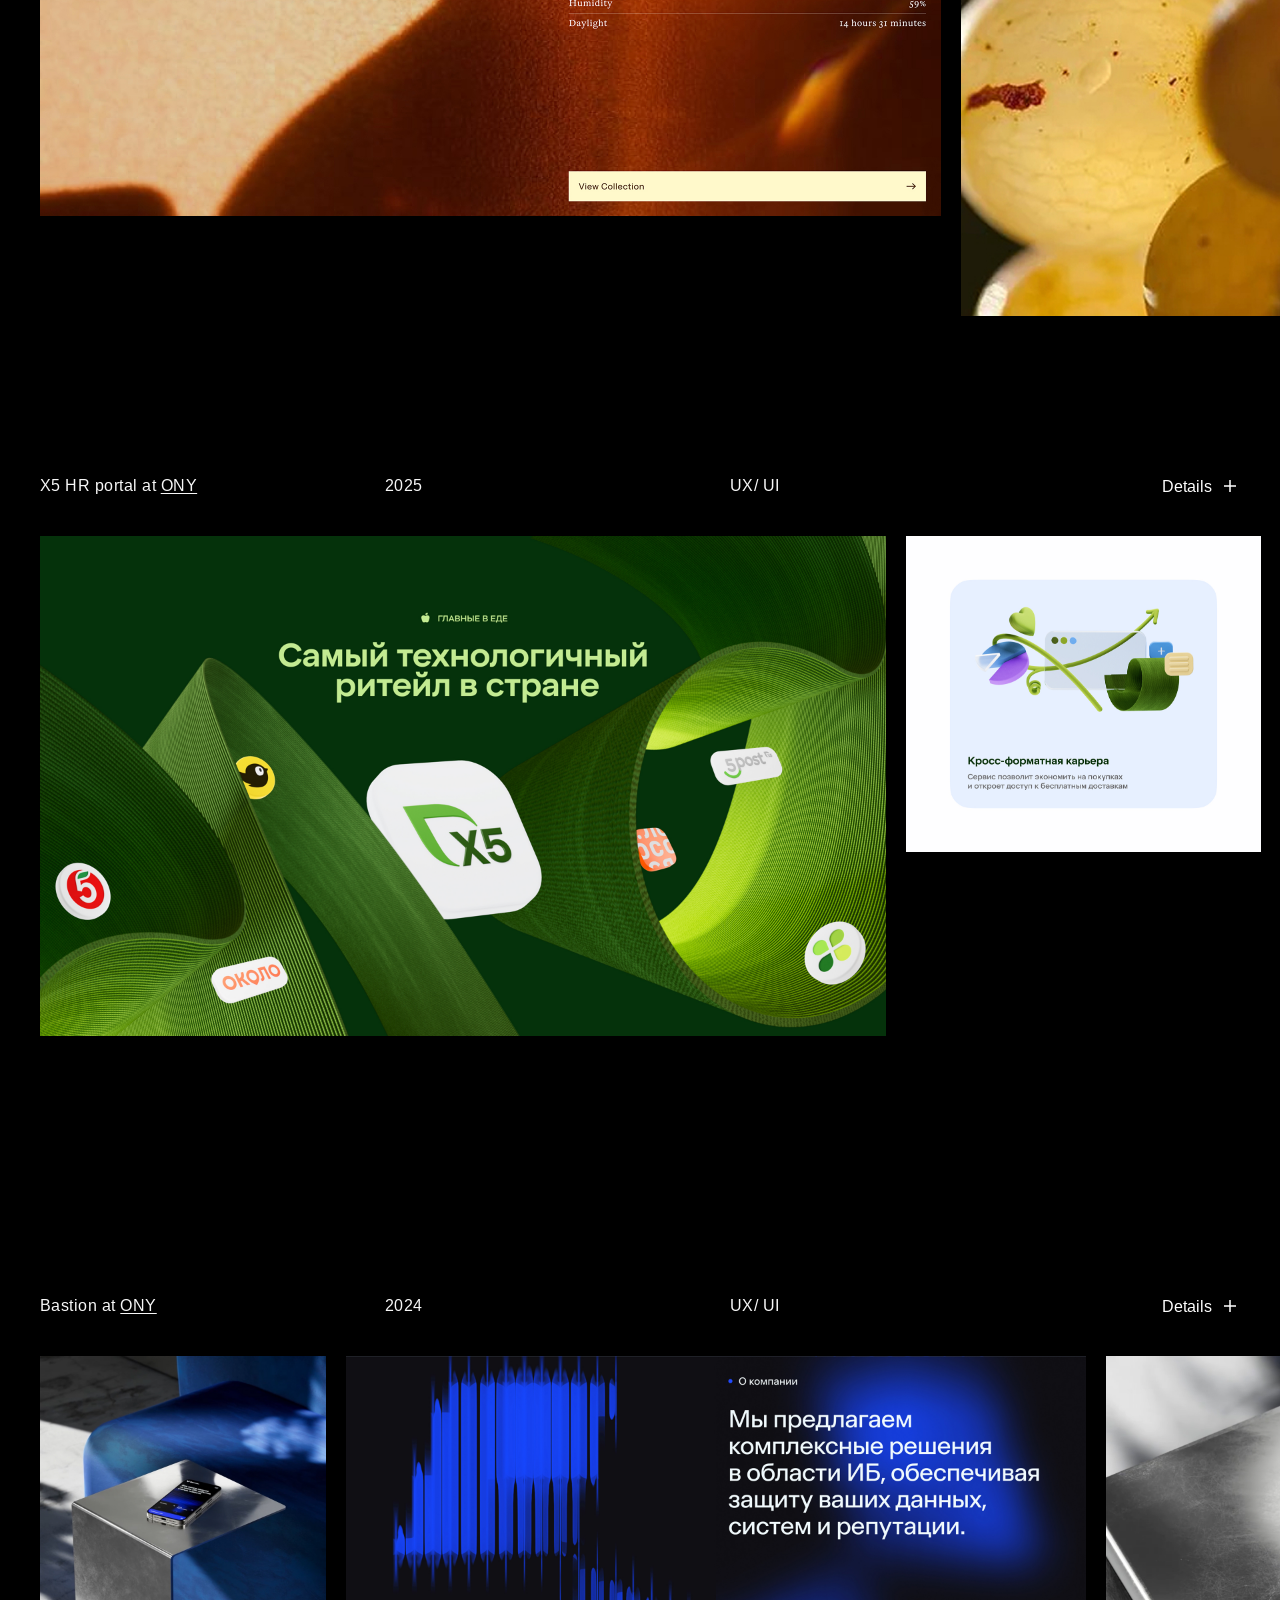
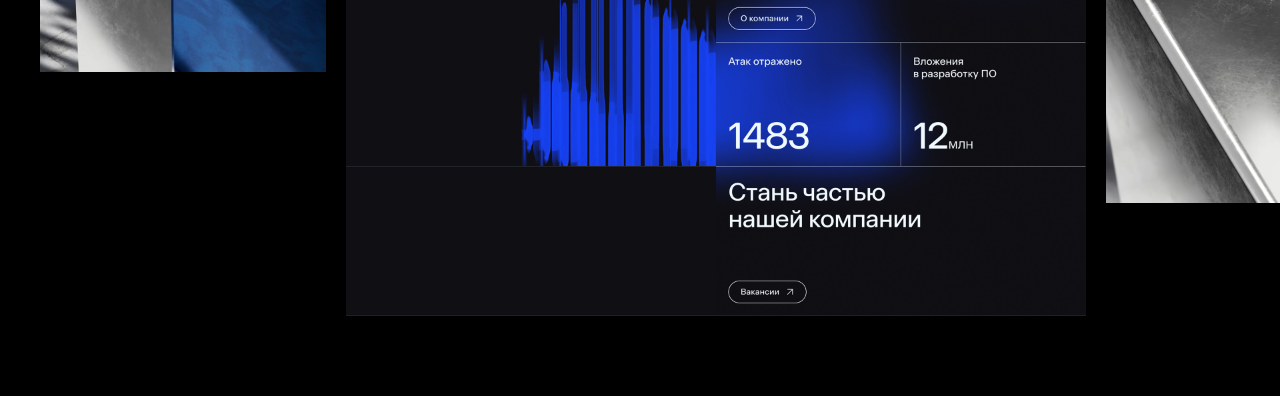
<file: en.html>
<!DOCTYPE html>
<html lang="en" data-details-more="Details" data-details-less="Hide">
<head>
  <meta charset="UTF-8" />
  <meta name="viewport" content="width=device-width, initial-scale=1.0" />
  <title>Ksenia Afanasyeva — Product designer</title>
  <meta name="description" content="Product designer with 3+ years in UX/UI. Web and mobile interfaces for e-commerce, B2E, and B2B. Based in Rostov-on-Don, working remotely." />
  <meta property="og:title" content="Ksenia Afanasyeva — Product designer" />
  <meta property="og:description" content="Product designer with 3+ years in UX/UI. Web and mobile interfaces for e-commerce, B2E, and B2B. Based in Rostov-on-Don, working remotely." />
  <meta property="og:type" content="website" />
  <meta property="og:locale" content="en_US" />
  <meta name="twitter:card" content="summary" />
  <meta name="twitter:title" content="Ksenia Afanasyeva — Product designer" />
  <meta name="twitter:description" content="Product designer with 3+ years in UX/UI. Web and mobile interfaces for e-commerce, B2E, and B2B. Based in Rostov-on-Don, working remotely." />
  <link rel="icon" href="assets/favicon.png" type="image/png" />
  <link rel="preconnect" href="https://fonts.googleapis.com" />
  <link rel="preconnect" href="https://fonts.gstatic.com" crossorigin />
  <link href="https://fonts.googleapis.com/css2?family=Arimo:wght@400&display=swap" rel="stylesheet" />
  <link rel="stylesheet" href="style.css?v=en-4" />
  <script defer src="script.js?v=en-3"></script>
</head>
<body>
  <a class="skip-link" href="#projects">Skip to projects</a>

  <header class="site-header" data-header>
    <div class="site-header__inner">
      <div class="header-identity-slot">
        <div class="header-identity">
          <p class="header-identity__name">
            Ksenia Afanasyeva<br />
            Product designer
          </p>
          <button type="button" class="btn-text" data-open-cv aria-haspopup="dialog" aria-controls="cv-dialog" hidden>
            Open CV
          </button>
        </div>
      </div>

      <div class="header-contacts">
        <p class="header-location">
          Russia, Rostov-on-Don<br />
          Remote
        </p>
        <div class="header-contacts__row">
          <p class="header-contacts__labels">
            Email:<br />
            TG:<br />
            Phone:
          </p>
          <p class="header-contacts__values">
            <a class="btn-text" href="mailto:kfedorovaa@yandex.ru">kfedorovaa@yandex.ru</a><br />
            <a class="btn-text" href="https://t.me/xfedorovaa" target="_blank" rel="noopener noreferrer">@xfedorovaa</a><br />
            <a class="btn-text" href="tel:+79184126704">+7918 412 67 04</a>
          </p>
        </div>
      </div>

      <div class="header-employment">
        <div class="header-employment__labels">
          <p>Now:</p>
          <p>Earlier:</p>
        </div>
        <div class="header-employment__values">
          <p>Freelance</p>
          <p>
            <a class="btn-text" href="https://ony.ru/" target="_blank" rel="noopener noreferrer">ONY</a><br />
            <a class="btn-text" href="https://x5.tech/" target="_blank" rel="noopener noreferrer">X5</a><br />
            <a class="btn-text" href="https://pinkman.ru/" target="_blank" rel="noopener noreferrer">Pinkman</a><br />
            <a class="btn-text" href="https://incetro.ru/" target="_blank" rel="noopener noreferrer">Incetro</a><br />
            <a class="btn-text" href="https://webium.ru/" target="_blank" rel="noopener noreferrer">Webium</a><br />
            <a class="btn-text" href="https://marksteam.ru/" target="_blank" rel="noopener noreferrer">Marks</a><br />
            <a class="btn-text" href="https://umschool.net/" target="_blank" rel="noopener noreferrer">Umschool</a>
          </p>
        </div>
      </div>
      <nav class="lang-switch" aria-label="Language">
        <a class="lang-switch__item" href="index.html" lang="ru" hreflang="ru">Рус</a>
        <a class="lang-switch__item" href="en.html" lang="en" hreflang="en" aria-current="page">Eng</a>
      </nav>
    </div>
  </header>

  <main>
    <section class="projects" id="projects" aria-labelledby="projects-heading">
      <div class="projects__head">
        <h1 id="projects-heading" class="projects__title">Projects</h1>
        <p class="projects__count" aria-label="6 projects">(6)</p>
      </div>

      <ul class="projects__list">
        <!-- Snow Queen -->
        <li class="project" data-project>
          <div class="project__top">
            <div class="project__meta">
              <h2 class="project__name">
                Snow Queen <span class="project__name-at">at <a href="https://ony.ru/" target="_blank" rel="noopener noreferrer">ONY</a></span>
              </h2>
              <p class="project__year">2026</p>
              <p class="project__type">UX/ UI, product design</p>
              <button type="button" class="btn-details" data-toggle-details aria-expanded="false">
                <span data-details-label>Details</span>
                <img src="assets/icons/plus.svg" alt="" width="20" height="20" data-details-icon />
              </button>
            </div>
            <div class="project__details" data-details>
              <div class="project__details-collapse">
                <div class="project__details-grid">
                  <p class="project__year project__year--detail">2026</p>
                  <div class="project__team">
                    <p>Art director:<br />Alexander Borodin</p>
                    <p>
                      Designers:<br />
                      Anna Shestakevich<br />
                      Daria Kondratenko<br />
                      Ksenia Afanasyeva<br />
                      Sergey Breus<br />
                      Igor Kranga
                    </p>
                  </div>
                  <div class="project__about">
                    <div class="project__row">
                      <h3>Brief</h3>
                      <p>Redesign the online store and app for a new brand, keep the complex business logic, and clarify what confused shoppers.</p>
                    </div>
                    <div class="project__row">
                      <h3>Role</h3>
                      <p>Designer on a team of five. Owned the prototypes, the account, part of the product page, and several public pages. Also generated images, prepared files for development, and supported the launch.</p>
                    </div>
                    <div class="project__row">
                      <h3>Scope</h3>
                      <p>29 pages across web and app, in 2 months.</p>
                    </div>
                    <div class="project__row">
                      <h3>What changed</h3>
                      <ul class="project__bullets">
                        <li>In-store try-on booking within an hour</li>
                        <li>Simpler checkout</li>
                        <li>Clearer loyalty program</li>
                        <li>Account split into meaningful sections</li>
                        <li>New: reviews and ratings on the product page, product stories as mini collections of 5–10 items, and more</li>
                      </ul>
                    </div>
                  </div>
                </div>
              </div>
            </div>
          </div>
          <div class="gallery" aria-label="Snow Queen gallery">
            <div class="gallery__track">
              <picture class="gallery__item" style="--w:399;--h:600">
                <source media="(max-width: 900px)" srcset="assets/en/mobile/snow-queen/preview.jpg" />
                <img src="assets/en/snow-queen/preview.jpg" alt="" width="399" height="600" loading="lazy" />
              </picture>
              <picture class="gallery__item" style="--w:835;--h:460">
                <source media="(max-width: 900px)" srcset="assets/en/mobile/snow-queen/block.jpg" />
                <img src="assets/en/snow-queen/block.jpg" alt="" width="835" height="460" loading="lazy" />
              </picture>
              <picture class="gallery__item" style="--w:273;--h:600">
                <source media="(max-width: 900px)" srcset="assets/en/mobile/snow-queen/product-coat.jpg" />
                <img src="assets/en/snow-queen/product-coat.jpg" alt="" width="273" height="600" loading="lazy" />
              </picture>
              <div class="gallery__stack" style="--w:273;--h:600">
                <picture>
                  <source media="(max-width: 900px)" srcset="assets/en/mobile/snow-queen/product-01.jpg" />
                  <img src="assets/en/snow-queen/product-01.jpg" alt="" width="273" height="375" loading="lazy" />
                </picture>
                <picture>
                  <source media="(max-width: 900px)" srcset="assets/en/mobile/snow-queen/product-02.jpg" />
                  <img src="assets/en/snow-queen/product-02.jpg" alt="" width="273" height="225" loading="lazy" />
                </picture>
              </div>
              <picture class="gallery__item" style="--w:327;--h:500">
                <source media="(max-width: 900px)" srcset="assets/en/mobile/snow-queen/photo.jpg" />
                <img src="assets/en/snow-queen/photo.jpg" alt="" width="327" height="500" loading="lazy" />
              </picture>
              <picture class="gallery__item" style="--w:708;--h:500">
                <source media="(max-width: 900px)" srcset="assets/en/mobile/snow-queen/main.jpg" />
                <img src="assets/en/snow-queen/main.jpg" alt="" width="708" height="500" loading="lazy" />
              </picture>
              <picture class="gallery__item" style="--w:273;--h:600">
                <source media="(max-width: 900px)" srcset="assets/en/mobile/snow-queen/product-01.jpg" />
                <img src="assets/en/snow-queen/product-01.jpg" alt="" width="273" height="600" loading="lazy" />
              </picture>
              <picture class="gallery__item" style="--w:306;--h:460">
                <source media="(max-width: 900px)" srcset="assets/en/mobile/snow-queen/mannequin.jpg" />
                <img src="assets/en/snow-queen/mannequin.jpg" alt="" width="306" height="460" loading="lazy" />
              </picture>
              <picture class="gallery__item" style="--w:274;--h:600">
                <source media="(max-width: 900px)" srcset="assets/en/mobile/snow-queen/product-02.jpg" />
                <img src="assets/en/snow-queen/product-02.jpg" alt="" width="274" height="600" loading="lazy" />
              </picture>
            </div>
          </div>
        </li>

        <!-- X5 CRM -->
        <li class="project" data-project>
          <div class="project__top">
            <div class="project__meta">
              <h2 class="project__name">X5 CRM B2E</h2>
              <p class="project__year">2026</p>
              <p class="project__type">Product design</p>
              <button type="button" class="btn-details" data-toggle-details aria-expanded="false">
                <span data-details-label>Details</span>
                <img src="assets/icons/plus.svg" alt="" width="20" height="20" data-details-icon />
              </button>
            </div>

            <div class="project__details" data-details>
              <div class="project__details-collapse">
                <div class="project__details-grid">
                  <p class="project__year project__year--detail">2026</p>
                  <div class="project__team">
                    <p>Art director:<br />Alexander Borodin</p>
                    <p>
                      Designers:<br />
                      Anna Shestakevich<br />
                      Daria Kondratenko<br />
                      Ksenia Afanasyeva<br />
                      Sergey Breus<br />
                      Igor Kranga
                    </p>
                  </div>
                  <div class="project__about">
                    <div class="project__row">
                      <h3>Brief</h3>
                      <p>Extend the internal X5 CRM for employee tasks and requests. Bring existing processes into one interface and simplify complex flows.</p>
                    </div>
                    <div class="project__row">
                      <h3>Role</h3>
                      <p>Product designer on the X5 team, staffed via ONY for 5 months. Designed flows for employees and managers, extended the design system, and prepared research prototypes.</p>
                    </div>
                    <div class="project__row">
                      <h3>Key flow — employee hiring</h3>
                      <div class="project__prose">
                        <p>Reworked a multi-step hiring request for Russian citizens and foreign nationals. It had lived as a separate questionnaire.</p>
                        <p><span class="project__lead">Problem.</span> The form was dense with text, and document requirements changed often. Employees struggled to choose a work schedule.</p>
                        <p><span class="project__lead">Research.</span> Usability testing showed that choosing shifts took too long. New hires did not understand schedule codes and could not choose with confidence.</p>
                        <p><span class="project__lead">Solution.</span> Rebuilt the form into clear steps and reworked the first day and schedule selection. Employees now set shift preferences, and managers see them when reviewing the request.</p>
                      </div>
                    </div>
                    <div class="project__row">
                      <h3>Other flows</h3>
                      <ul class="project__bullets">
                        <li>Managers review requests, return them for corrections, and comment on specific fields.</li>
                        <li>Sick leave, days off, and shift swaps, approved by a manager or a colleague.</li>
                        <li>Employees send and sign documents.</li>
                      </ul>
                    </div>
                    <div class="project__row">
                      <h3>Outcome</h3>
                      <p>The updated hiring flow is live. Employees can set schedule preferences, and managers see them when reviewing a request.</p>
                    </div>
                  </div>
                </div>
              </div>
            </div>
          </div>
          <figure class="project__media project__media--logo">
            <img class="project__logo" src="assets/projects/x5-crm/logo.jpg" alt="X5 logo" width="1360" height="480" />
          </figure>
        </li>

        <!-- RECAST -->
        <li class="project" data-project>
          <div class="project__top">
            <div class="project__meta">
              <h2 class="project__name">RECAST</h2>
              <p class="project__year">2025</p>
              <p class="project__type">UX/ UI</p>
              <button type="button" class="btn-details" data-toggle-details aria-expanded="false">
                <span data-details-label>Details</span>
                <img src="assets/icons/plus.svg" alt="" width="20" height="20" data-details-icon />
              </button>
            </div>
            <div class="project__details" data-details>
              <div class="project__details-collapse">
                <div class="project__details-grid">
                  <p class="project__year project__year--detail">2025</p>
                  <div class="project__team">
                    <p>Art director:<br />Bogdan Chernyshev</p>
                    <p>Designer:<br />Ksenia Afanasyeva</p>
                  </div>
                  <div class="project__about">
                    <div class="project__row">
                      <h3>Brief</h3>
                      <p>Design a clothing brand made from recycled materials, and its online store. Plastic codes (HDPE2, PP5) become the brand and navigation language.</p>
                    </div>
                    <div class="project__row">
                      <h3>Role</h3>
                      <p>End-to-end: concept, identity, online store, and a generative photo and video style.</p>
                    </div>
                    <div class="project__row">
                      <h3>Tools</h3>
                      <p>Midjourney, ChatGPT, Krea, Sora.</p>
                    </div>
                  </div>
                </div>
              </div>
            </div>
          </div>
          <div class="gallery" aria-label="RECAST gallery">
            <div class="gallery__track">
              <img class="gallery__item" src="assets/en/recast/group-01.jpg" alt="" width="846" height="500" loading="lazy" style="--w:846;--h:500" />
              <img class="gallery__item" src="assets/projects/recast/main-01.jpg" alt="" width="450" height="400" loading="lazy" style="--w:450;--h:400" />
              <img class="gallery__item" src="assets/projects/recast/main-02.jpg" alt="" width="779" height="500" loading="lazy" style="--w:779;--h:500" />
              <img class="gallery__item" src="assets/en/recast/group-02.jpg" alt="" width="421" height="600" loading="lazy" style="--w:421;--h:600" />
              <img class="gallery__item" src="assets/en/recast/catalog.jpg" alt="" width="604" height="500" loading="lazy" style="--w:604;--h:500" decoding="async" />
              <img class="gallery__item" src="assets/projects/recast/main-03.jpg" alt="" width="699" height="400" loading="lazy" style="--w:699;--h:400" />
            </div>
          </div>
        </li>

        <!-- NOY -->
        <li class="project" data-project>
          <div class="project__top">
            <div class="project__meta">
              <h2 class="project__name">NOY</h2>
              <p class="project__year">2025</p>
              <p class="project__type">UX/ UI</p>
              <button type="button" class="btn-details" data-toggle-details aria-expanded="false">
                <span data-details-label>Details</span>
                <img src="assets/icons/plus.svg" alt="" width="20" height="20" data-details-icon />
              </button>
            </div>
            <div class="project__details" data-details>
              <div class="project__details-collapse">
                <div class="project__details-grid">
                  <p class="project__year project__year--detail">2025</p>
                  <div class="project__team">
                    <p>Art director:<br />Bogdan Chernyshev</p>
                    <p>Designer:<br />Ksenia Afanasyeva</p>
                  </div>
                  <div class="project__about">
                    <div class="project__row">
                      <h3>Brief</h3>
                      <p>Redesign the NOY identity and website. Rebuild the visual language to convey luxury and the cultural character of Armenia.</p>
                    </div>
                    <div class="project__row">
                      <h3>Concept</h3>
                      <p>Drawn from Armenian heritage and landscape. The visual language contrasts restraint with ornament and stone texture from national patterns. Quiet luxury: premium quality comes through detail, not excess.</p>
                    </div>
                    <div class="project__row">
                      <h3>Role</h3>
                      <p>Owned the concept, the online store, and the generative photo and video style.</p>
                    </div>
                  </div>
                </div>
              </div>
            </div>
          </div>
          <div class="gallery" aria-label="NOY gallery">
            <div class="gallery__track">
              <picture class="gallery__item" style="--w:901;--h:500">
                <source media="(max-width: 900px)" srcset="assets/en/mobile/noy/group-01.jpg" />
                <img src="assets/en/noy/group-01.jpg" alt="" width="901" height="500" loading="lazy" />
              </picture>
              <img class="gallery__item" src="assets/en/noy/preview.jpg" alt="" width="422" height="600" loading="lazy" style="--w:422;--h:600" />
              <picture class="gallery__item" style="--w:273;--h:600">
                <source media="(max-width: 900px)" srcset="assets/en/mobile/noy/product-01.jpg" />
                <img src="assets/projects/noy/product-01.jpg" alt="" width="273" height="600" loading="lazy" />
              </picture>
              <picture class="gallery__item" style="--w:901;--h:526">
                <source media="(max-width: 900px)" srcset="assets/en/mobile/noy/group-03.jpg" />
                <img src="assets/projects/noy/group-03.jpg" alt="" width="901" height="526" loading="lazy" />
              </picture>
              <picture class="gallery__item" style="--w:273;--h:600">
                <source media="(max-width: 900px)" srcset="assets/en/mobile/noy/product-02.jpg" />
                <img src="assets/projects/noy/product-02.jpg" alt="" width="273" height="600" loading="lazy" />
              </picture>
              <img class="gallery__item" src="assets/en/noy/preview.jpg" alt="" width="387" height="405" loading="lazy" style="--w:387;--h:405" />
              <picture class="gallery__item" style="--w:901;--h:577">
                <source media="(max-width: 900px)" srcset="assets/en/mobile/noy/block.jpg" />
                <img src="assets/en/noy/block.jpg" alt="" width="901" height="577" loading="lazy" decoding="async" />
              </picture>
              <picture class="gallery__item" style="--w:273;--h:600">
                <source media="(max-width: 900px)" srcset="assets/en/mobile/noy/product-03.jpg" />
                <img src="assets/projects/noy/product-03.jpg" alt="" width="273" height="600" loading="lazy" />
              </picture>
            </div>
          </div>
        </li>

        <!-- X5 HR -->
        <li class="project" data-project>
          <div class="project__top">
            <div class="project__meta">
              <h2 class="project__name">
                X5 HR portal <span class="project__name-at">at <a href="https://ony.ru/" target="_blank" rel="noopener noreferrer">ONY</a></span>
              </h2>
              <p class="project__year">2025</p>
              <p class="project__type">UX/ UI</p>
              <button type="button" class="btn-details" data-toggle-details aria-expanded="false">
                <span data-details-label>Details</span>
                <img src="assets/icons/plus.svg" alt="" width="20" height="20" data-details-icon />
              </button>
            </div>
            <div class="project__details" data-details>
              <div class="project__details-collapse">
                <div class="project__details-grid">
                  <p class="project__year project__year--detail">2025</p>
                  <div class="project__team">
                    <p>Art director:<br />Artem Leontiev</p>
                    <p>
                      Designers:<br />
                      Ksenia Afanasyeva<br />
                      Igor Kranga
                    </p>
                  </div>
                  <div class="project__about">
                    <div class="project__row">
                      <h3>Brief</h3>
                      <p>Design a career portal that helps candidates find roles by city and field, and draws applicants in through events.</p>
                    </div>
                    <div class="project__row">
                      <h3>Role</h3>
                      <p>Designer on the team. Designed prototypes and pages for the new brand, generated images, and prepared files for development.</p>
                    </div>
                    <div class="project__row">
                      <h3>Outcome</h3>
                      <p>Wrote a component-library guide and rules for type, fonts, composition, and component use. The X5 team now builds campaign landings from those rules, without the agency.</p>
                    </div>
                  </div>
                </div>
              </div>
            </div>
          </div>
          <div class="gallery" aria-label="X5 HR portal gallery">
            <div class="gallery__track">
              <img class="gallery__item" src="assets/projects/x5-hr/block.jpg" alt="" width="846" height="500" loading="lazy" style="--w:846;--h:500" />
              <img class="gallery__item" src="assets/projects/x5-hr/main.jpg" alt="" width="355" height="316" loading="lazy" style="--w:355;--h:316" />
              <img class="gallery__item" src="assets/projects/x5-hr/group-01.jpg" alt="" width="422" height="600" loading="lazy" style="--w:422;--h:600" />
              <img class="gallery__item" src="assets/projects/x5-hr/group-02.jpg" alt="" width="848" height="500" loading="lazy" style="--w:848;--h:500" />
            </div>
          </div>
        </li>

        <!-- Bastion -->
        <li class="project" data-project>
          <div class="project__top">
            <div class="project__meta">
              <h2 class="project__name">
                Bastion <span class="project__name-at">at <a href="https://ony.ru/" target="_blank" rel="noopener noreferrer">ONY</a></span>
              </h2>
              <p class="project__year">2024</p>
              <p class="project__type">UX/ UI</p>
              <button type="button" class="btn-details" data-toggle-details aria-expanded="false">
                <span data-details-label>Details</span>
                <img src="assets/icons/plus.svg" alt="" width="20" height="20" data-details-icon />
              </button>
            </div>
            <div class="project__details" data-details>
              <div class="project__details-collapse">
                <div class="project__details-grid">
                  <p class="project__year project__year--detail">2024</p>
                  <div class="project__team">
                    <p>Art director:<br />Georgy Kustov</p>
                    <p>
                      Designers:<br />
                      Ksenia Afanasyeva<br />
                      Sergey Breus
                    </p>
                  </div>
                  <div class="project__about">
                    <div class="project__row">
                      <h3>Brief</h3>
                      <p>Redesign the cybersecurity company’s site for a new brand: services, projects, careers, and media.</p>
                    </div>
                    <div class="project__row">
                      <h3>Role</h3>
                      <p>Designer on the team. Designed prototypes, pages, and layouts at 768 and 375, generated images, and prepared files for development.</p>
                    </div>
                  </div>
                </div>
              </div>
            </div>
          </div>
          <div class="gallery gallery--bastion" aria-label="Bastion gallery">
            <div class="gallery__track">
              <img class="gallery__item" src="assets/projects/bastion/preview-01.jpg" alt="" width="286" height="316" loading="lazy" style="--w:286;--h:316" />
              <img class="gallery__item" src="assets/projects/bastion/block.jpg" alt="" width="740" height="560" loading="lazy" style="--w:740;--h:560" />
              <img class="gallery__item" src="assets/projects/bastion/preview-02.jpg" alt="" width="796" height="447" loading="lazy" style="--w:796;--h:447" />
              <img class="gallery__item" src="assets/projects/bastion/preview-03.jpg" alt="" width="366" height="316" loading="lazy" style="--w:366;--h:316" />
              <img class="gallery__item" src="assets/projects/bastion/preview-04.jpg" alt="" width="796" height="447" loading="lazy" style="--w:796;--h:447" />
            </div>
          </div>
        </li>
      </ul>
    </section>
  </main>

  <!-- CV dialog -->
  <div class="cv-overlay" id="cv-dialog" role="dialog" aria-modal="true" aria-labelledby="cv-title" hidden>
    <div class="cv-overlay__backdrop" data-close-cv tabindex="-1"></div>
    <div class="cv-dialog" role="document">
      <button type="button" class="cv-dialog__close" data-close-cv aria-label="Close CV">
        <img src="assets/icons/close.svg" alt="" width="20" height="20" />
      </button>

      <div class="cv-dialog__paper">
        <div class="cv-page cv-page--left">
          <aside class="cv-sidebar">
            <div class="cv-photo">
              <img class="cv-photo__clip" src="assets/icons/paperclip.svg" alt="" width="28" height="48" />
              <div class="cv-photo__frame">
                <img src="assets/cv/portrait.jpg" alt="Portrait of Ksenia Afanasyeva" width="134" height="155" />
              </div>
            </div>
            <p class="cv-sidebar__role">Product designer</p>
            <p class="cv-sidebar__summary">3+ years in UX/UI. I design web and mobile interfaces for e-commerce, B2E, and B2B products.</p>
            <p class="cv-sidebar__location">Rostov-on-Don, Russia<br />Remote</p>
          </aside>

          <div class="cv-col cv-col--left">
            <h2 id="cv-title" class="cv-name">Ksenia Afanasyeva</h2>
            <div class="cv-block cv-block--contacts">
              <p><span class="cv-label">TG: </span><a href="https://t.me/xfedorovaa" target="_blank" rel="noopener noreferrer">@xfedorovaa</a></p>
              <p><span class="cv-label">Email: </span><a href="mailto:kfedorovaa@yandex.ru">kfedorovaa@yandex.ru</a></p>
              <p><span class="cv-label">Phone: </span><a href="tel:+79184126704">+7 918 412 67 04</a></p>
            </div>
            <div class="cv-block cv-block--education">
              <p class="cv-section-label">Education</p>
              <p>Bachelor's degree (2019 — 2023)</p>
              <p>Southern Federal University (SFedU), Higher School of Business, Tourism</p>
            </div>
            <div class="cv-block cv-block--skills">
              <p class="cv-section-label">Skills</p>
              <p>Product design, UX/UI, and design handoff: user flows, prototyping, web and mobile interfaces, e-commerce, B2E, B2B, CRM, research findings, design systems. Auto Layout, components, variants, libraries, Variables, tokens, responsive design, Dev Mode.</p>
            </div>
            <div class="cv-block cv-block--tools">
              <p class="cv-section-label">Tools</p>
              <p>Figma, FigJam, Miro, Adobe Photoshop, Adobe Illustrator, Claude Code, Cursor, Figma MCP, ChatGPT, Gemini, Perplexity, Midjourney, Krea, Reve, Weavy, Sora, Runway, Jira, Confluence, Notion.</p>
            </div>
            <div class="cv-block cv-block--languages">
              <p class="cv-section-label">Languages</p>
              <p>English — B2<br />Spanish — A2</p>
            </div>
          </div>
        </div>

        <p class="cv-experience-label">Experience</p>

        <div class="cv-page cv-page--right">
          <div class="cv-col cv-col--right">
            <article class="cv-job">
              <div class="cv-job__meta">
                <p class="cv-job__company">ONY</p>
                <p class="cv-job__role">Mid-level digital designer, UX/UI and product</p>
                <p class="cv-job__dates">January 2024 —<br />November 2026</p>
              </div>
              <ul class="cv-job__list">
                <li>Designed user flows, web and mobile interfaces, and interactive prototypes.</li>
                <li>Built and extended Figma components and design systems, prepared files for development, and supported implementation.</li>
                <li>Worked with the design team on the Snow Queen store and app redesign. Owned the prototypes and the account, and designed the mobile app independently. Designed in-store try-on booking, checkout, and returns, then prepared files for development and supported the build.</li>
                <li>Designed pages for the X5 HR career portal and prepared them for development. Wrote a guide to the component library, type, composition, and page assembly. The X5 team uses it to build campaign landings without the agency.</li>
              </ul>
            </article>

            <article class="cv-job">
              <div class="cv-job__meta">
                <p class="cv-job__company">X5</p>
                <p class="cv-job__role">Product designer, staffed via ONY</p>
                <p class="cv-job__dates">October 2025 —<br />February 2026</p>
              </div>
              <ul class="cv-job__list">
                <li>Designed internal CRM flows for employees and managers, including complex components such as tables.</li>
                <li>Reworked a multi-step hiring request from research: split it into clear steps and simplified the schedule choice. The updated flow is live. Employees set shift preferences, and managers see them when reviewing the request.</li>
                <li>Prepared prototypes for research.</li>
                <li>Designed additional flows for request review, time off, shift swaps, and documents.</li>
              </ul>
            </article>

            <article class="cv-job">
              <div class="cv-job__meta">
                <p class="cv-job__company">Pinkman</p>
                <p class="cv-job__role">UX/UI designer</p>
                <p class="cv-job__dates">August —<br />December 2023</p>
              </div>
              <ul class="cv-job__list">
                <li>Designed web pages and interfaces within existing design systems.</li>
                <li>Built missing components, adapted layouts for different breakpoints, and prepared them for handoff.</li>
              </ul>
            </article>

            <article class="cv-job">
              <div class="cv-job__meta">
                <p class="cv-job__company">Webium</p>
                <p class="cv-job__role">Communication designer</p>
                <p class="cv-job__dates">August 2019 —<br />August 2023</p>
              </div>
              <ul class="cv-job__list">
                <li>Created visuals for social media, email newsletters, and ad campaigns.</li>
                <li>Kept the online school's visual style consistent across channels.</li>
              </ul>
            </article>
          </div>
        </div>
      </div>
    </div>
  </div>

</body>
</html>
</file>
<file: style.css>
/* Ксения Афанасьева — портфолио
   Desktop: 1440 · Mobile: 375
   Font: Arimo 400 only
*/

:root {
  --bg: #000000;
  --text: #f7f7f7;
  --text-strong: #ffffff;
  --muted: #8a8a8a;
  --cv-ink: #000000;
  --cv-paper: #ffffff;
  --cv-side: #c5d0d8;
  --cv-muted: #6b6b6b;
  --x5-mint: #e1fad2;
  --pad: 40px;
  --content: 1360px;
  --col: 345px;
  --gap-projects: 160px;
  --fs: 16px;
  --lh: 1.2;
  --track: 0.03em;
  --header-sticky-top: 24px;
}

*,
*::before,
*::after {
  box-sizing: border-box;
}

html {
  scroll-behavior: smooth;
}

body {
  margin: 0;
  min-width: 320px;
  background: var(--bg);
  color: var(--text);
  font-family: "Arimo", sans-serif;
  font-weight: 400;
  font-size: var(--fs);
  line-height: var(--lh);
  letter-spacing: var(--track);
  -webkit-font-smoothing: antialiased;
}

img {
  display: block;
  max-width: 100%;
  height: auto;
}

a {
  color: inherit;
  text-decoration: underline;
  text-underline-offset: 2px;
}

a:hover {
  opacity: 0.5;
}

button {
  font: inherit;
  color: inherit;
  background: none;
  border: 0;
  padding: 0;
  cursor: pointer;
}

button:hover {
  opacity: 0.5;
}

button:focus-visible,
a:focus-visible {
  outline: 1px solid var(--text-strong);
  outline-offset: 3px;
}

p,
h1,
h2,
h3,
ul {
  margin: 0;
}

.skip-link {
  position: absolute;
  left: -9999px;
  top: 0;
  z-index: 1000;
  background: var(--text-strong);
  color: var(--bg);
  padding: 8px 12px;
}

.skip-link:focus {
  left: 12px;
  top: 12px;
}

/* Header — 3 columns aligned with projects grid (345 / 345 / rest) */

.site-header {
  padding: var(--pad) var(--pad) 0;
}

.site-header__inner {
  position: relative;
  display: grid;
  grid-template-columns: var(--col) var(--col) minmax(0, 1fr);
  gap: 0;
  max-width: var(--content);
  margin: 0 auto;
  align-items: start;
}

.lang-switch {
  position: absolute;
  top: 0;
  right: 0;
  display: flex;
  align-items: center;
  gap: 16px;
  mix-blend-mode: difference;
  z-index: 40;
  font-size: 16px;
  line-height: 19px;
  letter-spacing: 0.03em;
}

.lang-switch.is-fixed {
  position: fixed;
  top: var(--header-sticky-top);
}

.lang-switch__item {
  color: var(--text);
  text-decoration: none;
  white-space: nowrap;
}

.lang-switch__item:not([aria-current="page"]) {
  opacity: 0.3;
}

.lang-switch__item:hover {
  opacity: 0.5;
  text-decoration: none;
}

.header-identity-slot {
  min-width: 0;
}

.header-identity {
  display: flex;
  flex-direction: column;
  gap: 16px;
  max-width: 220px;
  mix-blend-mode: difference;
  z-index: 20;
}

.header-identity.is-fixed {
  position: fixed;
  top: var(--header-sticky-top);
  mix-blend-mode: difference;
  z-index: 30;
  pointer-events: auto;
  color: var(--text-strong);
}

.header-identity__name,
.header-contacts,
.header-employment {
  mix-blend-mode: difference;
}

[data-open-cv],
button[data-open-cv] {
  display: none !important;
}

.btn-text {
  align-self: flex-start;
  color: var(--text-strong);
  text-decoration: none;
}

.btn-text:hover {
  opacity: 0.5;
  text-decoration: none;
}

.header-contacts {
  max-width: 280px;
  padding-right: 24px;
}

.header-contacts__row {
  display: flex;
  gap: 20px;
  margin-top: 0;
}

.header-contacts__labels {
  flex: 0 0 auto;
}

.header-contacts a {
  text-decoration: none;
}

.header-contacts a:hover {
  text-decoration: none;
  opacity: 0.5;
}

.header-employment {
  display: flex;
  gap: 20px;
  max-width: 280px;
}

.header-employment__labels {
  width: 75px;
  flex-shrink: 0;
}

.header-employment__values .btn-text {
  display: inline;
}

.header-employment a {
  text-decoration: none;
}

/* Projects */

.projects {
  max-width: calc(var(--content) + var(--pad) * 2);
  margin: 0 auto;
  padding: 200px var(--pad) 80px;
}

.projects__head {
  display: grid;
  grid-template-columns: var(--col) var(--col) minmax(0, 1fr);
  align-items: baseline;
  gap: 0;
  margin-bottom: 160px;
  position: relative;
}

.projects__title {
  font-size: var(--fs);
  font-weight: 400;
  width: auto;
  margin: 0;
}

.projects__count {
  font-size: var(--fs);
  margin: 0;
  justify-self: start;
}

.cv-experience-label {
  display: none;
}

.projects__list {
  list-style: none;
  padding: 0;
  display: flex;
  flex-direction: column;
  gap: var(--gap-projects);
}

.project__top {
  margin-bottom: 40px;
}

.project__meta {
  display: grid;
  grid-template-columns: var(--col) var(--col) minmax(0, 1fr) auto;
  gap: 16px 0;
  align-items: start;
  min-height: 20px;
}

.project__name,
.project__year,
.project__type {
  font-size: var(--fs);
  font-weight: 400;
}

.project__name a {
  text-decoration: underline;
}

.project__name-at {
  display: inline;
}

.btn-details {
  display: inline-flex;
  align-items: center;
  gap: 8px;
  justify-self: end;
  color: var(--text-strong);
  white-space: nowrap;
}

.btn-details img {
  width: 20px;
  height: 20px;
}

.btn-details--static {
  opacity: 0.35;
  cursor: default;
  pointer-events: none;
}

.project__details {
  display: grid;
  grid-template-rows: 0fr;
  margin-top: 0;
  transition: grid-template-rows 0.35s ease, margin-top 0.3s ease;
}

.project__details.is-open {
  grid-template-rows: 1fr;
  margin-top: 60px;
}

.project__details-collapse {
  overflow: hidden;
  min-height: 0;
}

.project__details-grid {
  display: grid;
  grid-template-columns: 160px minmax(0, 1fr);
  gap: 40px 185px;
}

.project__details-grid--solo {
  grid-template-columns: minmax(0, 1fr);
}

.project__year--detail {
  display: none;
}

.project__team {
  display: flex;
  flex-direction: column;
  gap: 20px;
}

.project__about {
  display: flex;
  flex-direction: column;
  gap: 40px;
  max-width: 795px;
}

.project__row {
  display: grid;
  grid-template-columns: 325px minmax(0, 450px);
  gap: 20px;
  align-items: start;
}

.project__row h3 {
  font-size: var(--fs);
  font-weight: 400;
  color: var(--text-strong);
}

.project__bullets {
  list-style: none;
  padding: 0;
  display: flex;
  flex-direction: column;
  gap: 8px;
}

.project__prose {
  display: flex;
  flex-direction: column;
  gap: 16px;
}

.project__lead {
  font-weight: 400;
}

.project__bullets li {
  position: relative;
  padding-left: 26px;
}

.project__bullets li::before {
  content: "";
  position: absolute;
  left: 0;
  top: 7px;
  width: 6px;
  height: 6px;
  background: var(--text-strong);
}

.project__media--logo {
  margin: 0;
  width: 100%;
  line-height: 0;
  background: var(--x5-mint);
  overflow: hidden;
}

.project__logo {
  width: 100%;
  height: auto;
  aspect-ratio: 1360 / 480;
  object-fit: cover;
  object-position: center;
}

/* Horizontal project galleries — bleed to right viewport edge, no scrollbar */
.gallery {
  width: calc(100% + var(--pad));
  max-width: none;
  height: 600px;
  margin-right: calc(var(--pad) * -1);
  overflow-x: auto;
  overflow-y: hidden;
  -webkit-overflow-scrolling: touch;
  scrollbar-width: none;
  -ms-overflow-style: none;
}

.gallery::-webkit-scrollbar {
  display: none;
  width: 0;
  height: 0;
}

.gallery--bastion {
  height: 560px;
}

.gallery__track {
  display: flex;
  align-items: flex-start;
  gap: 20px;
  height: 100%;
  width: max-content;
  padding-right: 0;
}

.gallery__item {
  flex: 0 0 auto;
  width: calc(var(--w) * 1px);
  height: calc(var(--h) * 1px);
  max-width: none;
  object-fit: cover;
  background: #111;
}

.gallery__stack {
  flex: 0 0 auto;
  width: calc(var(--w) * 1px);
  height: calc(var(--h) * 1px);
  display: flex;
  flex-direction: column;
}

.gallery__stack img {
  width: 100%;
  height: auto;
  flex: 1 1 auto;
  object-fit: cover;
  max-width: none;
}

picture.gallery__item {
  display: block;
}

picture.gallery__item img {
  width: 100%;
  height: 100%;
  object-fit: cover;
  display: block;
}

.gallery__stack picture {
  flex: 1 1 auto;
  min-height: 0;
  display: block;
  overflow: hidden;
}

.gallery__stack picture img {
  width: 100%;
  height: 100%;
  object-fit: cover;
  display: block;
}

/* CV overlay */

.cv-overlay {
  position: fixed;
  inset: 0;
  z-index: 100;
  display: grid;
  place-items: center;
  padding: 30px;
}

.cv-overlay[hidden] {
  display: none;
}

.cv-overlay__backdrop {
  position: absolute;
  inset: 0;
  background: rgba(0, 0, 0, 0.72);
  border: 0;
  cursor: pointer;
}

.cv-dialog {
  position: relative;
  z-index: 1;
  width: min(1100px, calc(100vw - 48px));
  max-height: calc(100vh - 40px);
  overflow: hidden;
  color: var(--cv-ink);
}

.cv-dialog__close {
  position: absolute;
  top: 16px;
  right: 16px;
  z-index: 2;
  width: 20px;
  height: 20px;
  color: var(--cv-ink);
}

.cv-dialog__close img {
  width: 20px;
  height: 20px;
}

.cv-dialog__paper {
  display: grid;
  grid-template-columns: minmax(0, 1fr) minmax(0, 1fr);
  height: min(720px, calc(100vh - 40px));
  min-height: 0;
  background:
    linear-gradient(90deg, transparent 49.7%, rgba(0, 0, 0, 0.08) 50%, transparent 50.3%),
    var(--cv-paper);
  box-shadow: 0 18px 60px rgba(0, 0, 0, 0.45);
  border-radius: 2px;
  overflow: hidden;
  font-size: 10px;
  letter-spacing: 0.01em;
  line-height: 1.3;
}

.cv-page--left {
  display: grid;
  grid-template-columns: 148px minmax(0, 1fr);
  min-height: 0;
  height: 100%;
  overflow: hidden;
}

.cv-page--right {
  min-height: 0;
  height: 100%;
  overflow: hidden;
}

.cv-sidebar {
  background: var(--cv-side);
  padding: 24px 12px 20px;
  font-size: 10px;
  letter-spacing: 0.01em;
  line-height: 1.25;
  color: #1a1a1a;
  overflow: hidden;
}

.cv-photo {
  width: 120px;
  height: 140px;
  margin: 12px 0 18px 2px;
  position: relative;
}

.cv-photo__clip {
  position: absolute;
  top: -18px;
  left: 10px;
  width: 22px;
  height: 38px;
  z-index: 2;
  transform: rotate(-18deg);
  pointer-events: none;
}

.cv-photo__frame {
  width: 100%;
  height: 100%;
  padding: 8px 7px 14px;
  background: #f2f2f2;
  box-shadow: 1.2px 1.2px 1.4px rgba(0, 0, 0, 0.25);
  transform: rotate(-6deg);
  transform-origin: center;
  position: relative;
}

.cv-photo__frame::before,
.cv-photo__frame::after {
  content: "";
  position: absolute;
  top: 5px;
  width: 5px;
  height: 5px;
  border-radius: 50%;
  background: #c8c8c8;
  box-shadow: inset 0 0.5px 1px rgba(0, 0, 0, 0.35);
  z-index: 1;
}

.cv-photo__frame::before {
  left: 16px;
}

.cv-photo__frame::after {
  right: 16px;
}

.cv-photo__frame img {
  width: 100%;
  height: 100%;
  object-fit: cover;
  object-position: center top;
}

.cv-sidebar__role {
  margin-bottom: 10px;
}

.cv-sidebar__summary {
  margin-bottom: 20px;
}

.cv-col--left {
  padding: 24px 24px 20px 20px;
  min-height: 0;
  overflow: hidden;
}

.cv-name {
  font-size: 22px;
  font-weight: 400;
  letter-spacing: 0.02em;
  margin-bottom: 14px;
}

.cv-block {
  display: flex;
  flex-direction: column;
  gap: 3px;
  margin-bottom: 14px;
}

.cv-block a {
  color: inherit;
}

.cv-label,
.cv-section-label {
  color: var(--cv-muted);
}

.cv-section-label {
  margin-bottom: 2px;
}

.cv-col--right {
  display: flex;
  flex-direction: column;
  gap: 16px;
  min-height: 0;
  height: 100%;
  overflow: hidden;
  padding: 24px 32px 20px 28px;
}

.cv-job {
  display: grid;
  grid-template-columns: 132px minmax(0, 1fr);
  gap: 16px;
  align-items: start;
}

.cv-job__meta p + p {
  margin-top: 4px;
}

.cv-job__company {
  color: var(--cv-ink);
}

.cv-job__role,
.cv-job__dates {
  color: var(--cv-muted);
}

.cv-job__list {
  list-style: none;
  padding: 0;
  display: flex;
  flex-direction: column;
  gap: 6px;
  line-height: 1.35;
}

.cv-job__list li {
  position: relative;
  padding-left: 14px;
}

.cv-job__list li::before {
  content: "";
  position: absolute;
  left: 0;
  top: 5px;
  width: 3.5px;
  height: 3.5px;
  background: #000;
}

body.cv-open {
  overflow: hidden;
}

/* Mobile */

@media (max-width: 900px) {
  :root {
    --pad: 20px;
    --fs: 13px;
    --track: 0.03em;
    --gap-projects: 96px;
    --col: 1fr;
  }

  .site-header__inner {
    display: flex;
    flex-direction: column;
    align-items: stretch;
    gap: 32px;
  }

  .lang-switch {
    font-size: 13px;
    line-height: 15px;
  }

  .header-identity__name {
    padding-right: 80px;
  }

  .header-identity-slot {
    margin-bottom: 0;
  }

  .header-identity {
    flex-direction: row;
    align-items: flex-start;
    justify-content: space-between;
    gap: 16px;
    max-width: none;
    width: 100%;
    mix-blend-mode: difference;
    z-index: 20;
  }

  .header-identity.is-fixed {
    max-width: none;
    mix-blend-mode: difference;
    color: var(--text-strong);
  }

  .header-identity__name {
    mix-blend-mode: difference;
  }

  .header-contacts,
  .header-employment {
    mix-blend-mode: normal;
  }

  .header-contacts {
    display: flex;
    flex-direction: column;
    gap: 16px;
    max-width: none;
    width: 100%;
    padding-right: 0;
  }

  .header-location {
    margin: 0;
  }

  .header-contacts__row {
    display: grid;
    grid-template-columns: 88px minmax(0, 1fr);
    column-gap: 12px;
    align-items: start;
  }

  .header-employment {
    display: grid;
    grid-template-columns: 88px minmax(0, 1fr);
    column-gap: 12px;
    align-items: start;
    max-width: none;
    width: 100%;
    gap: 0 12px;
  }

  .header-employment__labels {
    width: auto;
  }

  .header-employment__labels p {
    margin: 0;
  }

  .header-employment__values p {
    margin: 0;
  }

  .projects {
    padding-top: 215px;
    padding-bottom: 48px;
  }

  .projects__head {
    display: grid;
    grid-template-columns: 88px minmax(0, 1fr);
    gap: 0 12px;
    margin-bottom: 145px;
    align-items: baseline;
  }

  .projects__title {
    grid-column: 1;
    width: max-content;
    white-space: nowrap;
  }

  .projects__count {
    grid-column: 2;
    justify-self: start;
  }

  .project__meta {
    grid-template-columns: calc(197px - var(--pad)) minmax(0, 1fr);
    grid-template-areas:
      "name type"
      "name btn";
    column-gap: 0;
    row-gap: 8px;
    align-items: start;
  }

  .project__name {
    grid-area: name;
    max-width: 200px;
  }

  .project__name-at {
    display: block;
  }

  .project__year {
    display: none;
  }

  .project__type {
    grid-area: type;
    text-align: left;
    justify-self: start;
    width: max-content;
  }

  .btn-details,
  .btn-details--static {
    grid-area: btn;
    justify-self: start;
    align-self: start;
    width: max-content;
    color: var(--text-strong);
    opacity: 1;
  }

  .btn-details img {
    width: 16px;
    height: 16px;
  }

  .btn-details--static {
    opacity: 1;
    color: var(--text-strong);
  }

  .project__details.is-open {
    margin-top: 60px;
  }

  .project__details-grid,
  .project__details-grid--solo {
    display: grid;
    grid-template-columns: calc(197px - var(--pad)) minmax(0, 1fr);
    column-gap: 0;
    row-gap: 40px;
  }

  .project__year--detail {
    display: block;
    grid-column: 1;
    grid-row: 1;
    margin: 0;
    padding-left: 88px;
  }

  .project__team {
    grid-column: 2;
    grid-row: 1;
    justify-self: start;
    text-align: left;
    order: unset;
  }

  .project__about {
    grid-column: 1 / -1;
    grid-row: 2;
    gap: 40px;
    max-width: none;
  }

  .project__row {
    grid-template-columns: 1fr;
    gap: 12px;
  }

  .project__row h3 {
    padding-left: 88px;
  }

  .project__top {
    margin-bottom: 28px;
  }

  .project__media--logo {
    border-radius: 0;
    height: 220px;
    min-height: 220px;
    display: block;
    overflow: hidden;
    background: var(--x5-mint);
  }

  .project__logo {
    width: 100%;
    height: 220px;
    aspect-ratio: auto;
    object-fit: cover;
    object-position: center;
  }

  .gallery,
  .gallery--bastion {
    height: 400px;
    width: calc(100% + var(--pad));
    margin-right: calc(var(--pad) * -1);
  }

  .gallery__item {
    width: calc(var(--w) * 0.666px);
    height: calc(var(--h) * 0.666px);
  }

  .gallery__stack {
    width: calc(var(--w) * 0.666px);
    height: calc(var(--h) * 0.666px);
  }

  .gallery__track {
    gap: 14px;
    padding-right: 0;
  }

  /* CV mobile — order from mobile-popup-CV.pdf */
  .cv-overlay {
    padding: 0;
    align-items: stretch;
  }

  .cv-dialog {
    width: 100%;
    max-height: 100%;
    height: 100%;
    border-radius: 0;
    overflow: auto;
  }

  .cv-dialog__close {
    position: fixed;
    top: 16px;
    right: 16px;
    color: #000;
    background: transparent;
    z-index: 5;
  }

  .cv-dialog__paper {
    display: grid;
    grid-template-columns: 118px 1fr;
    grid-template-areas:
      "photo name"
      "photo contacts"
      "photo role"
      "photo summary"
      "photo location";
    column-gap: 16px;
    row-gap: 8px;
    height: auto;
    min-height: 100%;
    box-shadow: none;
    border-radius: 0;
    background: var(--cv-paper);
    padding-bottom: 48px;
  }

  .cv-dialog__paper::before {
    content: "";
    grid-column: 1 / -1;
    grid-row: 1 / 6;
    background: var(--cv-side);
    z-index: 0;
  }

  .cv-page--left,
  .cv-page--right,
  .cv-sidebar,
  .cv-col--left,
  .cv-col--right {
    display: contents;
  }

  .cv-col--left::before {
    content: none;
  }

  .cv-photo,
  .cv-name,
  .cv-block--contacts,
  .cv-sidebar__role,
  .cv-sidebar__summary,
  .cv-sidebar__location,
  .cv-experience-label,
  .cv-block--education,
  .cv-block--skills,
  .cv-block--tools,
  .cv-block--languages,
  .cv-col--right > .cv-job {
    position: relative;
    z-index: 1;
  }

  .cv-photo {
    grid-area: photo;
    width: 110px;
    height: 128px;
    margin: 48px 0 24px 20px;
    order: 1;
  }

  .cv-photo__clip {
    top: -14px;
    left: 6px;
    width: 26px;
    height: 44px;
    transform: rotate(-12deg);
  }

  .cv-name {
    grid-area: name;
    font-size: 20px;
    margin: 48px 20px 0 0;
    order: 2;
  }

  .cv-block--contacts {
    grid-area: contacts;
    margin: 0 20px 0 0;
    font-size: 14px;
    gap: 2px;
    order: 3;
  }

  .cv-sidebar__role {
    grid-area: role;
    margin: 12px 20px 0 0;
    font-size: 14px;
    order: 4;
  }

  .cv-sidebar__summary {
    grid-area: summary;
    margin: 0 20px 0 0;
    font-size: 14px;
    line-height: 1.35;
    order: 5;
  }

  .cv-sidebar__location {
    grid-area: location;
    margin: 0 20px 24px 0;
    padding-bottom: 8px;
    font-size: 14px;
    order: 6;
  }

  .cv-experience-label {
    display: block;
    grid-column: 1 / -1;
    margin: 28px 20px 16px;
    font-size: 16px;
    color: var(--cv-ink);
    order: 10;
  }

  .cv-col--right > .cv-job {
    grid-column: 1 / -1;
    margin: 0 20px 28px;
    display: flex;
    flex-direction: column;
    gap: 12px;
    order: 11;
  }

  .cv-block--education {
    grid-column: 1 / -1;
    margin: 8px 20px 24px;
    font-size: 14px;
    order: 20;
  }

  .cv-block--skills {
    grid-column: 1 / -1;
    margin: 0 20px 24px;
    font-size: 14px;
    order: 21;
  }

  .cv-block--tools {
    grid-column: 1 / -1;
    margin: 0 20px 24px;
    font-size: 14px;
    order: 22;
  }

  .cv-block--languages {
    grid-column: 1 / -1;
    margin: 0 20px 24px;
    font-size: 14px;
    order: 23;
  }

  .cv-section-label {
    font-size: 14px;
    color: var(--cv-ink);
    margin-bottom: 8px;
  }

  .cv-job__meta {
    font-size: 14px;
  }

  .cv-job__company {
    font-size: 16px;
    margin-bottom: 4px;
  }

  .cv-job__role,
  .cv-job__dates {
    color: var(--cv-ink);
    font-size: 14px;
  }

  .cv-job__list {
    gap: 16px;
    font-size: 14px;
    line-height: 1.45;
  }

  .cv-job__list li {
    padding-left: 16px;
  }

  .cv-job__list li::before {
    width: 4px;
    height: 4px;
    top: 7px;
  }

  .cv-label {
    color: var(--cv-ink);
  }
}

@media (min-width: 901px) and (max-width: 1200px) {
  :root {
    --col: 260px;
  }

  .project__details-grid {
    gap: 40px 64px;
  }

  .project__row {
    grid-template-columns: minmax(180px, 260px) minmax(0, 1fr);
  }
}
</file>
